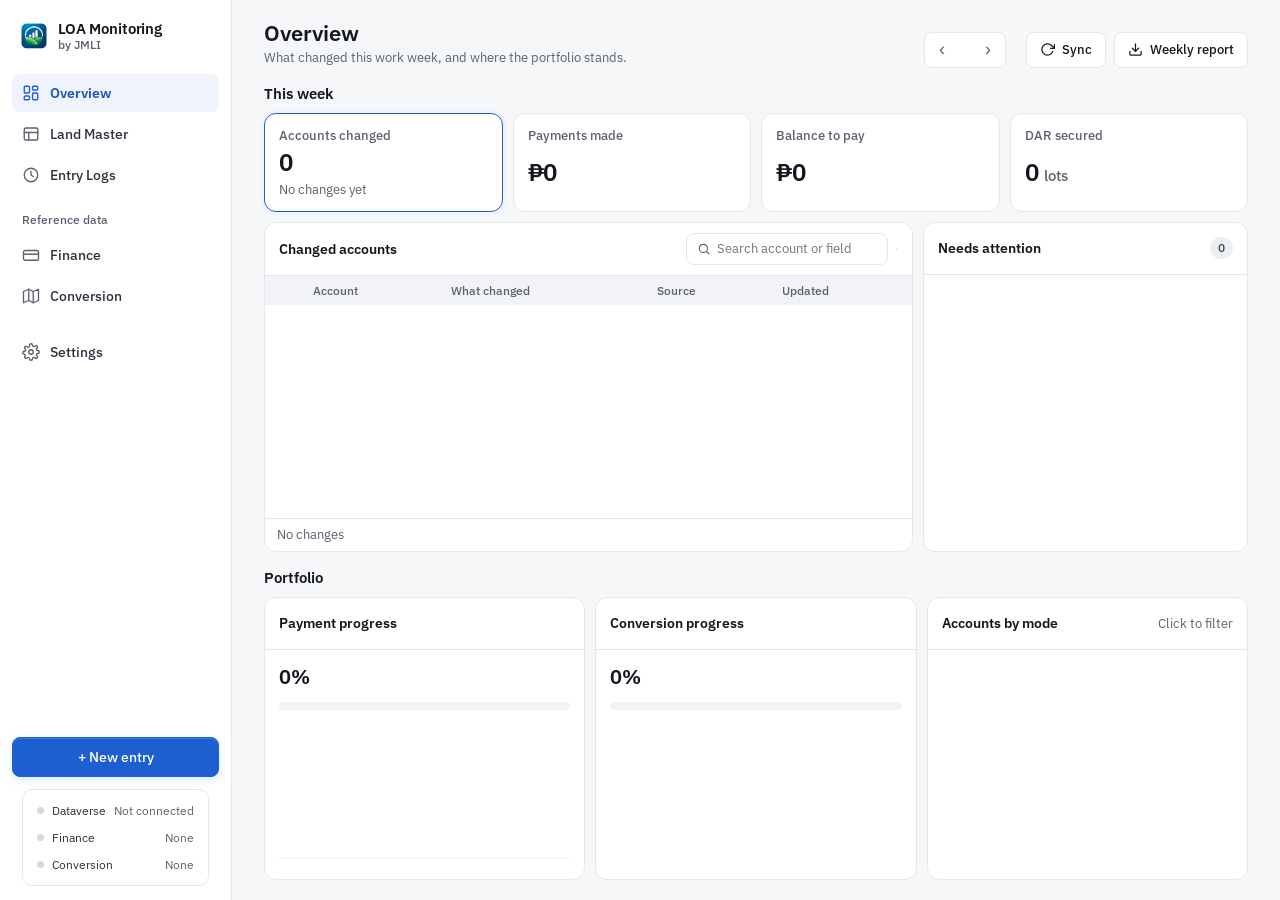
<file: web/index.html>
<!DOCTYPE html>
<html lang="en">
<head>
  <meta charset="utf-8" />
  <meta name="viewport" content="width=device-width, initial-scale=1" />
  <title></title>
  <link rel="icon" type="image/png" href="app-icon.png" />
  <link rel="shortcut icon" href="icon.ico" />
  <link rel="preconnect" href="https://fonts.googleapis.com" />
  <link rel="preconnect" href="https://fonts.gstatic.com" crossorigin />
  <link href="https://fonts.googleapis.com/css2?family=IBM+Plex+Sans:wght@400;500;600;700&family=IBM+Plex+Mono:wght@400;500;600&display=swap" rel="stylesheet" />
  <link rel="stylesheet" href="style.css?v=20261126a" />
</head>
<body>
  <a class="skip-link" href="#mainContent">Skip to content</a>
  <div class="app">

    <!-- ============ SIDEBAR NAVIGATION ============ -->
    <nav class="nav-strip" aria-label="Main navigation">
      <div class="nav-brand">
        <img src="app-icon.png" class="tb-logo" alt="" width="28" height="28" />
        <span class="tb-brand-text">
          <span class="tb-title">LOA Monitoring</span>
          <span class="tb-version" id="lblBrandVersion">by JMLI</span>
        </span>
      </div>
      <div class="tabs-group">
        <div class="nav-cluster">
          <button type="button" class="tab-btn active" data-view="dashboard" aria-controls="view-dashboard" aria-current="page"><svg class="tab-ico" viewBox="0 0 24 24" width="18" height="18" fill="none" stroke="currentColor" stroke-width="1.8" stroke-linecap="round" stroke-linejoin="round" aria-hidden="true"><rect x="3" y="3" width="7" height="9" rx="1.5"></rect><rect x="14" y="3" width="7" height="5" rx="1.5"></rect><rect x="14" y="12" width="7" height="9" rx="1.5"></rect><rect x="3" y="16" width="7" height="5" rx="1.5"></rect></svg><span>Overview</span></button>
          <button type="button" class="tab-btn" data-view="records" aria-controls="view-records"><svg class="tab-ico" viewBox="0 0 24 24" width="18" height="18" fill="none" stroke="currentColor" stroke-width="1.8" stroke-linecap="round" stroke-linejoin="round" aria-hidden="true"><rect x="3" y="4" width="18" height="16" rx="2"></rect><line x1="3" y1="10" x2="21" y2="10"></line><line x1="9" y1="10" x2="9" y2="20"></line></svg><span>Land Master</span></button>
          <button type="button" class="tab-btn" data-view="logs" aria-controls="view-logs"><svg class="tab-ico" viewBox="0 0 24 24" width="18" height="18" fill="none" stroke="currentColor" stroke-width="1.8" stroke-linecap="round" stroke-linejoin="round" aria-hidden="true"><circle cx="12" cy="12" r="9"></circle><polyline points="12 7 12 12 15 14"></polyline></svg><span>Entry Logs</span></button>
        </div>
        <div class="nav-cluster nav-cluster-reference">
          <span class="nav-cluster-label">Reference data</span>
          <button type="button" class="tab-btn" data-view="finance" aria-controls="view-finance"><svg class="tab-ico" viewBox="0 0 24 24" width="18" height="18" fill="none" stroke="currentColor" stroke-width="1.8" stroke-linecap="round" stroke-linejoin="round" aria-hidden="true"><rect x="2" y="6" width="20" height="13" rx="2"></rect><line x1="2" y1="11" x2="22" y2="11"></line></svg><span>Finance</span></button>
          <button type="button" class="tab-btn" data-view="conversion" aria-controls="view-conversion"><svg class="tab-ico" viewBox="0 0 24 24" width="18" height="18" fill="none" stroke="currentColor" stroke-width="1.8" stroke-linecap="round" stroke-linejoin="round" aria-hidden="true"><polygon points="2 6 9 3 15 6 22 3 22 18 15 21 9 18 2 21 2 6"></polygon><line x1="9" y1="3" x2="9" y2="18"></line><line x1="15" y1="6" x2="15" y2="21"></line></svg><span>Conversion</span></button>
        </div>
        <div class="nav-cluster nav-cluster-settings">
          <button type="button" class="tab-btn" data-view="settings" aria-controls="view-settings"><svg class="tab-ico" viewBox="0 0 24 24" width="18" height="18" fill="none" stroke="currentColor" stroke-width="1.8" stroke-linecap="round" stroke-linejoin="round" aria-hidden="true"><circle cx="12" cy="12" r="3"></circle><path d="M19.4 15a1.7 1.7 0 0 0 .3 1.8l.1.1a2 2 0 1 1-2.8 2.8l-.1-.1a1.7 1.7 0 0 0-2.9 1.2V21a2 2 0 1 1-4 0v-.1a1.7 1.7 0 0 0-2.9-1.2l-.1.1a2 2 0 1 1-2.8-2.8l.1-.1A1.7 1.7 0 0 0 3 15H3a2 2 0 1 1 0-4h.1a1.7 1.7 0 0 0 1.2-2.9l-.1-.1a2 2 0 1 1 2.8-2.8l.1.1a1.7 1.7 0 0 0 2.9-1.2V3a2 2 0 1 1 4 0v.1a1.7 1.7 0 0 0 2.9 1.2l.1-.1a2 2 0 1 1 2.8 2.8l-.1.1a1.7 1.7 0 0 0 1.2 2.9H21a2 2 0 1 1 0 4h-.1a1.7 1.7 0 0 0-1.5 1z"></path></svg><span>Settings</span></button>
        </div>
      </div>

      <div class="nav-actions">
        <button type="button" class="btn primary" id="btnOpenNewEntry">+ New entry</button>
        <button type="button" class="btn" id="btnTopSyncDv">Sync Land Master</button>
        <div class="data-status" role="group" aria-label="Data status">
          <button type="button" class="pill-btn" id="btnTopConnPill" title="Dataverse connection · open Settings">
            <span class="pill-dot" id="dotTopConn"></span><span class="pill-name">Dataverse</span><span class="pill-val" id="lblTopConn">Not connected</span>
          </button>
          <button type="button" class="pill-btn" id="btnTopFinancePill" title="Finance reference data · open Finance">
            <span class="pill-dot" id="dotFinanceRef"></span><span class="pill-name">Finance</span><span class="pill-val" id="lblTopFinance">None</span>
          </button>
          <button type="button" class="pill-btn" id="btnTopConversionPill" title="Conversion reference data · open Conversion">
            <span class="pill-dot" id="dotConversionRef"></span><span class="pill-name">Conversion</span><span class="pill-val" id="lblTopConversion">None</span>
          </button>
        </div>
      </div>
    </nav>

    <!-- ============ MAIN CONTENT AREA ============ -->
    <main class="content-area" id="mainContent" tabindex="-1">

      <!-- ==================== VIEW 1: RECORDS HUB ==================== -->
      <section class="view-panel" id="view-records">
        <div class="page-heading"><div><p class="page-kicker">Land records</p><h1>Land Master</h1><p>Review accounts, stage edits, and apply reference updates.</p></div></div>
        <!-- KPI Row -->
        <div class="kpi-row kpi-row-5">
          <div class="kpi-card">
            <span class="kpi-label">Total LOA Records</span>
            <span class="kpi-value" id="kpiRecordCount">0</span>
            <span class="kpi-note" id="kpiExcludedNote" title="Outstanding Balance counts secured sale and secured lease only. Hover a card for its breakdown.">Balance: secured sale and secured lease</span>
          </div>
          <div class="kpi-card">
            <span class="kpi-label">Total Lot Area (Ha)</span>
            <span class="kpi-value" id="kpiTotalHectares">0 ha</span>
            <span class="kpi-note" id="kpiHectaresNote">Every account shown</span>
          </div>
          <div class="kpi-card">
            <span class="kpi-label">Total Contract Price (TCP)</span>
            <span class="kpi-value" id="kpiTotalTcp">₱0.00</span>
          </div>
          <div class="kpi-card">
            <span class="kpi-label">Total Payment Deductible</span>
            <span class="kpi-value" id="kpiTotalDeductible">₱0.00</span>
          </div>
          <div class="kpi-card highlight">
            <span class="kpi-label">Outstanding Balance</span>
            <span class="kpi-value" id="kpiTotalBalance">₱0.00</span>
          </div>
        </div>

        <!-- Filter & Table Panel -->
        <div class="panel">
          <div class="panel-head data-toolbar ledger-toolbar">
            <div class="toolbar-filters" role="search" aria-label="Filter Land Master records">
              <input type="search" id="searchInput" name="land-master-search" autocomplete="off" aria-label="Search Land Master records" class="input toolbar-search" placeholder="Search records… (use commas for several)" title="Search several values at once by separating them with commas, e.g. TST-ABC-000101, TST-248." />
              <div id="typeFilter" class="multi-filter toolbar-select-sm toolbar-filter-first"></div>
              <div id="modeFilterPanel" class="multi-filter toolbar-select-md toolbar-filter-second" title="Filter by Mode"></div>
              <button class="btn xs ghost toolbar-clear" id="btnClearFilters" title="Clear filters and search">Clear Filters</button>
            </div>

            <div class="toolbar-meta">
              <span class="toolbar-count mono-input" id="lblGridCount">0 records</span>
              <!-- Columns visibility picker -->
              <div class="col-picker-container">
                <button class="btn xs ghost" id="btnColumnsPicker" title="Customize visible columns">Columns ▾</button>
                <div class="col-picker-menu hidden" id="colPickerMenu">
                  <!-- Populated by app.js -->
                </div>
              </div>
            </div>

            <div class="toolbar-actions">
              <button class="btn" id="btnExportExcel">Export Excel</button>
              <button class="btn accent-btn" id="btnUpdateFromFinance" title="Fill in the latest contract price, payments and Conversion Status from the reference data.">Update from References</button>
            </div>

            <!-- Staged changes retain a dedicated row when edits are pending. -->
            <div id="stagedEditsWrap" class="staged-edits-bar hidden">
              <span id="unsavedEditsChip" class="dirty-chip">0 unsaved edits</span>
              <button class="btn xs ghost" id="btnToggleShowOnlyChanged" title="Show only changed rows, or all rows">Show Changed Only</button>
              <button class="btn xs primary" id="btnSaveStagedEdits">Save to Dataverse</button>
              <button class="btn xs ghost" id="btnDiscardStagedEdits">Discard</button>
            </div>
          </div>

          <div class="table-wrap">
            <table class="table-grid" id="recordsTable">
              <thead id="recordsTableHead"></thead>
              <tbody id="recordsTableBody"></tbody>
            </table>
          </div>
        </div>
      </section>

      <!-- ==================== VIEW 2: ENTRY LOGS ==================== -->
      <section class="view-panel" id="view-logs">
        <div class="page-heading"><div><p class="page-kicker">Audit history</p><h1>Entry Logs</h1><p>Trace new entries and field changes from Dataverse.</p></div></div>
        <!-- KPI Row for Logs -->
        <div class="kpi-row">
          <div class="kpi-card">
            <span class="kpi-label">Total Logged Events</span>
            <span class="kpi-value" id="kpiLogsCount">0</span>
          </div>
          <div class="kpi-card">
            <span class="kpi-label">New Entries Logged</span>
            <span class="kpi-value" id="kpiLogsNewEntry">0</span>
          </div>
          <div class="kpi-card">
            <span class="kpi-label">Manual Edits Logged</span>
            <span class="kpi-value" id="kpiLogsManual">0</span>
          </div>
          <div class="kpi-card highlight">
            <span class="kpi-label">Reference Updates Logged</span>
            <span class="kpi-value" id="kpiLogsFinance">0</span>
          </div>
        </div>

        <div class="panel">
          <div class="panel-head data-toolbar ledger-toolbar">
            <div class="toolbar-filters" role="search" aria-label="Filter Entry Logs">
              <input type="search" id="searchInputLogs" name="entry-log-search" autocomplete="off" aria-label="Search Entry Logs" class="input toolbar-search" placeholder="Search logs…" />
              <select id="actionFilterLogs" class="select toolbar-select-md toolbar-filter-first" aria-label="Filter logs by action type" title="Filter by Action Type">
                <option value="ALL">All Actions</option>
                <option value="NEW_ENTRY">New Entry</option>
                <option value="MANUAL_EDIT">Manual Edit</option>
                <option value="REFERENCE_UPDATE">Reference Update</option>
                <option value="REVERT">Revert</option>
                <option value="DELETE">Deleted</option>
              </select>
              <select id="wwFilterLogs" class="select toolbar-select-md toolbar-filter-second" aria-label="Filter logs by work week" title="Filter by Work Week">
                <option value="ALL">All Work Weeks</option>
              </select>
              <button class="btn xs ghost toolbar-clear" id="btnClearFiltersLogs" title="Clear filters and search">Clear Filters</button>
            </div>

            <div class="toolbar-meta">
              <span class="toolbar-count mono-input" id="lblLogsGridCount">0 logs</span>
              <!-- Columns visibility picker -->
              <div class="col-picker-container">
                <button class="btn xs ghost" id="btnColumnsPickerLogs" title="Customize visible columns">Columns ▾</button>
                <div class="col-picker-menu hidden" id="colPickerMenuLogs">
                  <!-- Populated by app.js -->
                </div>
              </div>
            </div>

            <div class="toolbar-actions">
              <button class="btn" id="btnExportExcelLogs">Export Excel</button>
              <button class="btn ghost" id="btnRefreshLogs" title="Reload Entry Logs from Dataverse">Refresh Logs</button>
            </div>
          </div>

          <div class="table-wrap">
            <table class="table-grid" id="logsTable" tabindex="0" aria-label="Entry Logs. Select cells and press Control+C to copy.">
              <thead id="logsTableHead"></thead>
              <tbody id="logsTableBody"></tbody>
            </table>
          </div>
        </div>
      </section>

      <!-- ==================== VIEW 3: OVERVIEW (weekly change monitor) ==================== -->
      <section class="view-panel active" id="view-dashboard">
        <div class="ov-head">
          <div>
            <h1 class="ov-title">Overview</h1>
            <p class="ov-sub">What changed this work week, and where the portfolio stands.</p>
          </div>
          <div class="ov-ctrls">
            <div class="ov-week" role="group" aria-label="Work week">
              <button type="button" class="ov-week-step" id="btnDashPrevWeek" aria-label="Previous work week">&#8249;</button>
              <label class="ov-week-label">
                <span class="sr-only">Work week</span>
                <select id="dashWorkWeekSelect" class="ov-week-select"></select>
                <span class="ov-week-range" id="dashWeekRange"></span>
              </label>
              <button type="button" class="ov-week-step" id="btnDashNextWeek" aria-label="Next work week">&#8250;</button>
            </div>
            <span class="ov-synced" id="dashSyncedLabel"></span>
            <button type="button" class="btn" id="btnRefreshDashboard" title="Reload Land Master, references and Entry Logs from Dataverse.">
              <svg viewBox="0 0 24 24" width="15" height="15" fill="none" stroke="currentColor" stroke-width="2" stroke-linecap="round" stroke-linejoin="round" aria-hidden="true"><polyline points="23 4 23 10 17 10"></polyline><path d="M20.5 15a9 9 0 1 1-2.1-9.4L23 10"></path></svg>
              <span>Sync</span>
            </button>
            <button type="button" class="btn" id="btnDashWeeklyReport" title="Export this week's summary to Excel">
              <svg viewBox="0 0 24 24" width="15" height="15" fill="none" stroke="currentColor" stroke-width="2" stroke-linecap="round" stroke-linejoin="round" aria-hidden="true"><path d="M21 15v4a2 2 0 0 1-2 2H5a2 2 0 0 1-2-2v-4"></path><polyline points="7 10 12 15 17 10"></polyline><line x1="12" y1="15" x2="12" y2="3"></line></svg>
              <span>Weekly report</span>
            </button>
          </div>
        </div>

        <div id="dashModeFilterBanner" class="ov-filter hidden" role="status">
          <span id="dashModeFilterText"></span>
          <button type="button" class="btn xs ghost" id="btnDashClearMode">Clear filter</button>
        </div>

        <section class="ov-sect" aria-labelledby="ovThisWeek">
          <div class="ov-secthd"><h2 id="ovThisWeek">This week</h2><span id="dashCompareLabel"></span></div>
          <div class="ov-kpis">
            <div class="ov-kpi focus">
              <span class="ov-kpi-l">Accounts changed</span>
              <span class="ov-kpi-v" id="dashKpiWeeklyChanges">0</span>
              <span class="ov-kpi-d" id="dashKpiWeeklyChangesSubtitle">No changes yet</span>
            </div>
            <div class="ov-kpi">
              <span class="ov-kpi-l">Payments made</span>
              <span class="ov-kpi-v" id="dashKpiTotalDeductible">₱0</span>
              <span class="ov-kpi-d" id="dashKpiDeductibleDelta"></span>
            </div>
            <div class="ov-kpi">
              <span class="ov-kpi-l">Balance to pay</span>
              <span class="ov-kpi-v" id="dashKpiTotalBalance">₱0</span>
              <span class="ov-kpi-d" id="dashKpiBalanceDelta"></span>
            </div>
            <div class="ov-kpi">
              <span class="ov-kpi-l">DAR secured</span>
              <span class="ov-kpi-v"><span id="dashKpiSecured">0</span> <small>lots</small></span>
              <span class="ov-kpi-d" id="dashKpiSecuredDelta"></span>
            </div>
          </div>

          <div class="ov-two">
            <div class="ov-card">
              <div class="ov-cardhd">
                <h3>Changed accounts</h3>
                <div class="ov-tools">
                  <label class="ov-search">
                    <svg viewBox="0 0 24 24" width="14" height="14" fill="none" stroke="currentColor" stroke-width="2" aria-hidden="true"><circle cx="11" cy="11" r="7"></circle><line x1="21" y1="21" x2="16" y2="16"></line></svg>
                    <input type="search" id="dashActivitySearchInput" name="weekly-change-search" autocomplete="off" aria-label="Search changed accounts" placeholder="Search account or field" />
                  </label>
                  <div class="ov-seg" id="dashSourceFilter" role="group" aria-label="Filter by source"></div>
                </div>
              </div>
              <div class="ov-scroll">
                <table class="ov-table" id="dashAuditTable">
                  <thead><tr><th class="ov-col-caret"><span class="sr-only">Expand</span></th><th>Account</th><th>What changed</th><th>Source</th><th>Updated</th></tr></thead>
                  <tbody id="dashAuditTableBody"></tbody>
                </table>
              </div>
              <div class="ov-tfoot">
                <span id="dashAuditCountLabel">No changes</span>
                <div class="dash-audit-pagination" id="dashAuditPagination"></div>
              </div>
            </div>

            <div class="ov-card">
              <div class="ov-cardhd"><h3>Needs attention</h3><span class="ov-chip mut" id="dashAttentionCount">0</span></div>
              <div class="ov-att" id="dashAttentionList"></div>
            </div>
          </div>
        </section>

        <section class="ov-sect" aria-labelledby="ovPortfolio">
          <div class="ov-secthd"><h2 id="ovPortfolio">Portfolio</h2><span id="dashPortfolioLabel"></span></div>
          <div class="ov-port">
            <div class="ov-card">
              <div class="ov-cardhd"><h3>Payment progress</h3></div>
              <div class="ov-pbody">
                <div class="ov-big"><b id="dashFinancePaidRatio">0%</b><span id="dashFinanceSub"></span></div>
                <div class="ov-stack" id="dashFinanceStack" role="img"></div>
                <div class="ov-legend" id="dashFinanceBreakdownContainer"></div>
                <div class="ov-foot" id="dashFinanceFooterStats"></div>
              </div>
            </div>
            <div class="ov-card">
              <div class="ov-cardhd"><h3>Conversion progress</h3></div>
              <div class="ov-pbody">
                <div class="ov-big"><b id="dashConvSecuredRatio">0%</b><span id="dashConvSub"></span></div>
                <div class="ov-stack" id="dashConvStack" role="img"></div>
                <div class="ov-legend" id="dashConvBarsContainer"></div>
              </div>
            </div>
            <div class="ov-card">
              <div class="ov-cardhd"><h3>Accounts by mode</h3><span class="ov-hint" id="dashModeTotalLots">Click to filter</span></div>
              <div class="ov-pbody ov-modes" id="dashModeBarsContainer"></div>
            </div>
          </div>
        </section>
      </section>

      <!-- ==================== VIEW 4: FINANCE DATA ==================== -->
      <section class="view-panel" id="view-finance">
        <div class="page-heading"><div><p class="page-kicker">Reference data</p><h1>Finance</h1><p>Maintain figures used by Land Master reference updates.</p></div></div>
        <div class="panel">
          <div class="panel-head data-toolbar">
            <div class="toolbar-filters">
              <input type="search" id="searchInputFinance" name="finance-search" autocomplete="off" aria-label="Search Finance data" class="input toolbar-search" placeholder="Search finance data…" />
              <select id="typeFilterFinance" class="select toolbar-select-md" aria-label="Filter Finance by type">
                <option value="ALL">All Types</option>
              </select>
              <button class="btn xs ghost" id="btnClearFiltersFinance" title="Clear filters and search">Clear Filters</button>
            </div>

            <!-- Staged Changes Toolbar for Finance Data -->
            <div id="stagedEditsWrapFinance" class="staged-edits-bar hidden">
              <span id="unsavedEditsChipFinance" class="dirty-chip">0 modified rows</span>
              <button class="btn xs ghost" id="btnToggleShowOnlyChangedFinance" title="Show only changed rows, or all rows">Show Changed Only</button>
              <button class="btn xs primary" id="btnSaveStagedEditsFinance">Save to Dataverse</button>
              <button class="btn xs ghost" id="btnDiscardStagedEditsFinance">Discard</button>
            </div>

            <div class="toolbar-actions">
              <button class="btn primary" id="btnUploadFinance">Upload Excel / CSV</button>
              <button class="btn" id="btnSyncFinanceToDv" title="Upload the loaded finance rows to Dataverse">Sync to Dataverse</button>
              <!-- Columns visibility picker -->
              <div class="col-picker-container">
                <button class="btn xs ghost" id="btnColumnsPickerFinance" title="Customize visible columns">Columns ▾</button>
                <div class="col-picker-menu hidden" id="colPickerMenuFinance">
                  <!-- Populated by app.js -->
                </div>
              </div>

              <span class="mono-input" id="lblFinanceGridCount" style="color: var(--ink3); font-size: 12px;">0 rows</span>
              <button class="btn ghost" id="btnDownloadFinanceTemplate" title="Download the Finance Reference Excel template">Download Template</button>
              <button class="btn" id="btnExportExcelFinance">Export Excel</button>
              <button class="btn danger-ghost" id="btnClearFinanceData">Clear</button>
            </div>
          </div>

          <div class="table-wrap">
            <table class="table-grid" id="financePreviewTable">
              <thead id="financePreviewThead"></thead>
              <tbody id="financePreviewTbody"></tbody>
            </table>
          </div>
        </div>
      </section>

      <!-- ==================== VIEW 5: CONVERSION DATA ==================== -->
      <section class="view-panel" id="view-conversion">
        <div class="page-heading"><div><p class="page-kicker">Reference data</p><h1>Conversion</h1><p>Maintain statuses used by Land Master reference updates.</p></div></div>
        <div class="panel">
          <div class="panel-head data-toolbar conversion-toolbar">
            <div class="toolbar-filters">
              <input type="search" id="searchInputConversion" name="conversion-search" autocomplete="off" aria-label="Search Conversion data" class="input toolbar-search" placeholder="Search conversion data…" />
              <label class="toolbar-inline-label" for="statusFilterConversion">DAR Status</label>
              <select id="statusFilterConversion" class="select toolbar-select-md" aria-label="Filter Conversion by DAR Status" title="Filter by DAR Status">
                <option value="ALL">All DAR Status</option>
              </select>
              <button class="btn xs ghost" id="btnClearFiltersConversion" title="Clear filters and search">Clear Filters</button>
              <div class="col-picker-container">
                <button class="btn xs ghost" id="btnColumnsPickerConversion" title="Customize visible columns">Columns ▾</button>
                <div class="col-picker-menu hidden" id="colPickerMenuConversion">
                  <!-- Populated by app.js -->
                </div>
              </div>
              <span class="mono-input toolbar-count" id="lblConversionGridCount">0 rows</span>
            </div>

            <!-- Staged Changes Toolbar for Conversion Data -->
            <div id="stagedEditsWrapConversion" class="staged-edits-bar hidden">
              <span id="unsavedEditsChipConversion" class="dirty-chip">0 modified rows</span>
              <button class="btn xs ghost" id="btnToggleShowOnlyChangedConversion" title="Show only changed rows, or all rows">Show Changed Only</button>
              <button class="btn xs primary" id="btnSaveStagedEditsConversion">Save to Dataverse</button>
              <button class="btn xs ghost" id="btnDiscardStagedEditsConversion">Discard</button>
            </div>

            <div class="toolbar-actions">
              <button class="btn primary" id="btnUploadConversion">Upload Excel / CSV</button>
              <button class="btn" id="btnSyncConversionToDv" title="Upload the loaded conversion rows to Dataverse">Sync to Dataverse</button>
              <button class="btn ghost" id="btnDownloadConversionTemplate" title="Download the Conversion Reference Excel template">Download Template</button>
              <button class="btn" id="btnExportExcelConversion">Export Excel</button>
              <button class="btn danger-ghost" id="btnClearConversionData">Clear</button>
            </div>
          </div>

          <div class="table-wrap">
            <table class="table-grid" id="conversionPreviewTable">
              <thead id="conversionPreviewThead"></thead>
              <tbody id="conversionPreviewTbody"></tbody>
            </table>
          </div>
        </div>
      </section>

      <!-- ==================== VIEW 3: SETTINGS & CONNECTION ==================== -->
      <section class="view-panel" id="view-settings">
        <div class="page-heading"><div><p class="page-kicker">Preferences</p><h1>Settings</h1><p>Manage your Dataverse connection and display preferences.</p></div></div>
        <div class="centered-col">
          <div class="panel">
            <div class="panel-head" style="display: flex; align-items: center; justify-content: space-between;">
              <h2 style="margin: 0; font-size: 15px; font-weight: 600; color: var(--ink);">Dataverse connection</h2>
              <div class="conn-inline" style="display: flex; align-items: center; gap: 7px;">
                <span class="conn-dot" id="setConnDot"></span>
                <span class="eyebrow" id="setConnText" style="letter-spacing: 0.08em; font-size: 11px; font-weight: 600; color: var(--ink2);">DATAVERSE NOT CONNECTED</span>
              </div>
            </div>

            <div class="panel-body form-rows">
              <div class="form-row">
                <label class="form-label" for="cfgEnvUrl">Environment URL</label>
                <div class="form-control" style="flex: 1;">
                  <input type="url" id="cfgEnvUrl" name="environment-url" autocomplete="off" class="input mono-input" style="width: 100%;" placeholder="https://yourorg.crm.dynamics.com" />
                </div>
              </div>

              <div class="form-row">
                <span class="form-label">Sign-in</span>
                <div class="form-control" style="display: flex; align-items: center; gap: 10px; flex-wrap: wrap;">
                  <button class="btn primary" id="btnSignIn" type="button">Connect</button>
                  <button class="btn hidden" id="btnSignOut" type="button">Disconnect</button>
                  <span class="dv-badge hidden" id="dvStatus">WAITING FOR SIGN-IN...</span>
                  <span class="form-hint" id="lblSignInHint">Device code sign-in via Microsoft</span>
                </div>
              </div>

              <!-- Device code box (from Image 2) -->
              <div class="device-code hidden" id="boxDeviceCode">
                <div class="dc-left">
                  <p>Open <a href="https://login.microsoft.com/device" target="_blank" id="lnkDeviceUrl">https://login.microsoft.com/device</a> and enter this code</p>
                  <div class="code-row">
                    <span class="code" id="lblDeviceCode">------</span>
                    <button class="btn xs" id="btnCopyCode" type="button">Copy</button>
                  </div>
                </div>
                <span class="eyebrow" id="lblDeviceWaiting" style="color: var(--ink3); font-size: 11px; letter-spacing: 0.08em;">WAITING…</span>
              </div>

              <div class="form-row">
                <label class="form-label" for="selSolution">Active solution</label>
                <div class="form-control" style="width: 100%;">
                  <select id="selSolution" class="select wide" style="width: 100%;">
                    <option value="">Connect to Dataverse…</option>
                  </select>
                </div>
              </div>

              <div class="form-row">
                <label class="form-label" for="selLoaTable">Target LOA Table</label>
                <div class="form-control" style="width: 100%;">
                  <select id="selLoaTable" class="select wide" style="width: 100%;">
                    <option value="cr63f_loamonitoring">LOA MONITORING (cr63f_loamonitoring)</option>
                  </select>
                </div>
              </div>

              <div class="form-row">
                <label class="form-label" for="selLogsTable">Entry Logs Table</label>
                <div class="form-control" style="width: 100%;">
                  <select id="selLogsTable" class="select wide" style="width: 100%;">
                    <option value="cr63f_loamonitoringlogs">LOA MONITORING LOGS (cr63f_loamonitoringlogs)</option>
                  </select>
                </div>
              </div>

              <div class="form-row">
                <label class="form-label" for="selFinanceTable">Finance Data Table</label>
                <div class="form-control" style="width: 100%;">
                  <select id="selFinanceTable" class="select wide" style="width: 100%;">
                    <option value="cr63f_financereference">FINANCE REFERENCE (cr63f_financereference)</option>
                  </select>
                </div>
              </div>

              <div class="form-row">
                <label class="form-label" for="selConversionTable">Conversion Data Table</label>
                <div class="form-control" style="width: 100%;">
                  <select id="selConversionTable" class="select wide" style="width: 100%;">
                    <option value="cr63f_landconversionreference">LAND CONVERSION REFERENCE (cr63f_landconversionreference)</option>
                  </select>
                </div>
              </div>

              <div class="form-row">
                <label class="form-label" for="cfgTenantId">Tenant ID</label>
                <div class="form-control" style="width: 100%;">
                  <input type="text" id="cfgTenantId" name="tenant-id" autocomplete="off" spellcheck="false" class="input mono-input" style="width: 100%;" placeholder="00000000-0000-0000-0000-000000000000" />
                </div>
              </div>

              <div class="form-row">
                <label class="form-label" for="cfgClientId">Client ID</label>
                <div class="form-control" style="width: 100%;">
                  <input type="text" id="cfgClientId" name="client-id" autocomplete="off" spellcheck="false" class="input mono-input" style="width: 100%;" placeholder="00000000-0000-0000-0000-000000000000" />
                </div>
              </div>
            </div>

            <div class="panel-foot" style="display: flex; justify-content: flex-end; align-items: center; gap: 8px; padding: 14px 20px;">
              <button class="btn" id="btnRefreshSolutions" type="button">Refresh</button>
              <button class="btn primary" id="btnSaveConfig" type="button">Save connection</button>
            </div>
          </div>

          <!-- ============ APPEARANCE PANEL (IMAGE 1 DESIGN) ============ -->
          <div class="panel">
            <div class="panel-head">
              <h2 style="margin: 0; font-size: 15px; font-weight: 600; color: var(--ink);">Appearance</h2>
            </div>
            <div class="panel-body form-rows">
              <div class="form-row">
                <span class="form-label">Theme</span>
                <div class="form-control">
                  <div class="seg" id="themeSeg">
                    <button class="btn xs active" data-theme="light" type="button">Light</button>
                    <button class="btn xs" data-theme="dark" type="button">Dark</button>
                  </div>
                </div>
              </div>

              <div class="form-row">
                <span class="form-label">Table density</span>
                <div class="form-control">
                  <div class="seg" id="densitySeg">
                    <button class="btn xs active" data-density="comfortable" type="button">Comfortable</button>
                    <button class="btn xs" data-density="compact" type="button">Compact</button>
                  </div>
                </div>
              </div>

              <div class="form-row">
                <span class="form-label">Publish</span>
                <div class="form-control">
                  <label class="pm-checkbox-label">
                    <input type="checkbox" id="setRememberTable" class="pm-checkbox" checked />
                    <span class="pm-custom-check"></span>
                    <span style="font-size: 13px; color: var(--ink2);">Remember the publish table selection between sessions</span>
                  </label>
                </div>
              </div>
            </div>
          </div>

          <!-- ============ MAINTENANCE PANEL ============ -->
          <div class="panel">
            <div class="panel-head" style="display: flex; align-items: center; justify-content: space-between;">
              <h2 style="margin: 0; font-size: 15px; font-weight: 600; color: var(--ink);">Maintenance</h2>
            </div>
            <div class="panel-body" style="padding: 20px; display: flex; align-items: center; justify-content: space-between; gap: 16px; flex-wrap: wrap;">
              <div style="max-width: 640px;">
                <div style="font-size: 13.5px; font-weight: 600; color: var(--ink);">Recalculate Balance &amp; % Paid</div>
                <div style="font-size: 12.5px; color: var(--ink3); margin-top: 2px;">Recalculates every account's Balance and % Paid from its own TCP and Deductible (fixes old values such as % Paid stored as 1 for 100%). Shows how many accounts would change before saving. Accounts without a TCP are left as they are. Export Land Master to Excel first as a backup.</div>
              </div>
              <button class="btn" id="btnRecalcPayments" type="button">Recalculate…</button>
            </div>
          </div>

          <!-- ============ ABOUT / SOFTWARE UPDATES PANEL ============ -->
          <div class="panel update-panel">
            <div class="panel-head" style="display: flex; align-items: center; justify-content: space-between;">
              <h2 style="margin: 0; font-size: 15px; font-weight: 600; color: var(--ink);">About &amp; updates</h2>
              <span class="eyebrow" id="lblAppVersion" style="letter-spacing: 0.08em; font-size: 11px; font-weight: 600; color: var(--ink3);">VERSION</span>
            </div>
            <div class="panel-body" style="padding: 20px; display: flex; flex-direction: column; gap: 14px;">
              <div class="update-summary">
                <span class="update-dot" id="updateDot"></span>
                <div>
                  <div class="update-status" id="updateStatus">Checking update support…</div>
                  <div class="update-hint" id="updateHint">New versions are published as GitHub releases.</div>
                </div>
              </div>
              <div class="update-progress hidden" id="updateProgress" role="progressbar" aria-label="Update download progress" aria-valuemin="0" aria-valuemax="100">
                <div class="update-progress-bar" id="updateProgressBar"></div>
              </div>
              <div class="update-notes hidden" id="updateNotes"></div>
              <div class="update-actions">
                <span class="eyebrow" id="updateLatest"></span>
                <div class="update-buttons">
                  <button class="btn" id="btnCheckUpdate" type="button">Check for updates</button>
                  <button class="btn primary hidden" id="btnDownloadUpdate" type="button">Download update</button>
                  <button class="btn primary hidden" id="btnInstallUpdate" type="button">Update and restart</button>
                </div>
              </div>
            </div>
          </div>
        </div>
      </section>

    </main>

  </div>

  <!-- ============ RECORD ENTRY / EDIT DRAWER ============ -->
  <div class="drawer-backdrop" id="entryDrawer">
    <div class="drawer-content">
      <div class="drawer-head">
        <h2 id="drawerTitle">New LOA Entry / Log</h2>
        <button class="drawer-close-btn" id="btnCloseDrawer">&times;</button>
      </div>

      <div class="drawer-body">
        <input type="hidden" id="fRecordId" value="" />

        <!-- 1. Key Identifiers & Lookup Triggers -->
        <div class="section-subhead">
          1. Key Identifiers &amp; Lookup Triggers
        </div>

        <div style="display: grid; grid-template-columns: 1fr 1fr; gap: 12px;">
          <div style="display: flex; flex-direction: column; gap: 4px;">
            <label class="form-label">TYPE <strong style="color: var(--bad);">*</strong></label>
            <select id="fType" class="select" required style="width: 100%; box-sizing: border-box;">
              <option value="LAND">LAND</option>
              <option value="ROW">ROW</option>
              <option value="LAND - SPECIAL">LAND - SPECIAL</option>
            </select>
          </div>

          <div style="display: flex; flex-direction: column; gap: 4px; position: relative;">
            <label class="form-label">AREA-INDEX</label>
            <div style="position: relative; width: 100%;">
              <input type="text" id="fAreaIndex" class="input mono-input" style="width: 100%; box-sizing: border-box;" placeholder="e.g. PAL-10978" autocomplete="off" />
              <div class="area-dropdown hidden" id="areaIndexSuggestions"></div>
            </div>
          </div>
        </div>

        <div style="display: grid; grid-template-columns: 1fr 1fr; gap: 12px;">
          <div style="display: flex; flex-direction: column; gap: 4px;">
            <label class="form-label">INDEX NO</label>
            <input type="text" id="fIndexNo" class="input mono-input" style="width: 100%; box-sizing: border-box;" placeholder="e.g. 10978 or C-101" />
          </div>

          <div style="display: flex; flex-direction: column; gap: 4px;">
            <label class="form-label">TITLE NO</label>
            <input type="text" id="fTitleNo" class="input mono-input" style="width: 100%; box-sizing: border-box;" placeholder="e.g. T-123456" />
          </div>
        </div>

        <div style="display: flex; flex-direction: column; gap: 4px;">
          <label class="form-label" for="fControl">CONTROL NUMBER <span aria-hidden="true">*</span></label>
          <input type="text" id="fControl" class="input mono-input" placeholder="e.g. ABC-DEF-00001" required />
        </div>

        <!-- Reference lookup result: matched, no match, or reference differs from the stored values -->
        <div role="status" aria-live="polite" style="white-space: normal;">
          <span id="badgeMatchStatus" class="match-badge waiting" style="white-space: normal; line-height: 1.4;">Pick an Area-Index to look up the references.</span>
        </div>

        <!-- 2. Payment Status (Manual entry & live calculation) -->
        <div class="section-subhead">
          2. Payment Status
        </div>

        <div style="display: grid; grid-template-columns: 1fr 1fr; gap: 12px;">
          <div style="display: flex; flex-direction: column; gap: 4px;">
            <label class="form-label">Total Contract Price</label>
            <input type="text" id="fTcp" class="input mono-input" placeholder="0.00" />
          </div>

          <div style="display: flex; flex-direction: column; gap: 4px;">
            <label class="form-label">Payment Deductible to TCP</label>
            <input type="text" id="fPaymentDeductible" class="input mono-input" placeholder="0.00" />
          </div>
        </div>

        <div style="display: grid; grid-template-columns: 1fr 1fr; gap: 12px;">
          <div style="display: flex; flex-direction: column; gap: 4px;">
            <label class="form-label">Balance</label>
            <input type="text" id="fBalance" class="input mono-input readonly-input" placeholder="0.00" readonly tabindex="-1" />
          </div>

          <div style="display: flex; flex-direction: column; gap: 4px;">
            <label class="form-label">% Paid</label>
            <input type="text" id="fPercentPaid" class="input mono-input readonly-input" placeholder="0.00%" readonly tabindex="-1" />
          </div>
        </div>

        <!-- 3. Ownership & Representation -->
        <div class="section-subhead">
          3. Ownership &amp; Representation
        </div>

        <div style="display: flex; flex-direction: column; gap: 4px;">
          <label class="form-label">Registered Owner</label>
          <input type="text" id="fRegisteredOwner" class="input" placeholder="e.g. Juan Dela Cruz" />
        </div>

        <div style="display: flex; flex-direction: column; gap: 4px;">
          <label class="form-label">Authorized Representative</label>
          <input type="text" id="fAuthorizedRepresentative" class="input" placeholder="e.g. Maria Dela Cruz" />
        </div>

        <div style="display: flex; flex-direction: column; gap: 4px;">
          <label class="form-label">Entity</label>
          <select id="fEntity" class="select" style="width: 100%; box-sizing: border-box;">
            <option value="">-- Select Entity --</option>
            <option value="CIHC">CIHC</option>
            <option value="JJPNM">JJPNM</option>
            <option value="LHHC">LHHC</option>
            <option value="LLL">LLL</option>
            <option value="MBHC">MBHC</option>
            <option value="MGEN">MGEN</option>
            <option value="MNEC">MNEC</option>
            <option value="PIC">PIC</option>
            <option value="SPBULC">SPBULC</option>
            <option value="SPCC">SPCC</option>
            <option value="SPNEC">SPNEC</option>
            <option value="SPNEW">SPNEW</option>
            <option value="SPPPHI">SPPPHI</option>
            <option value="SPTANC">SPTANC</option>
            <option value="SPNorC">SPNorC</option>
            <option value="TNI">TNI</option>
            <option value="TSPI">TSPI</option>
            <option value="SPTARC">SPTARC</option>
            <option value="SPTAGC">SPTAGC</option>
            <option value="SPPC">SPPC</option>
            <option value="N/A">N/A</option>
            <option value="NO DATA">NO DATA</option>
          </select>
        </div>

        <!-- 4. Property Location & Lot Metrics -->
        <div class="section-subhead">
          4. Property Location &amp; Metrics
        </div>

        <div style="display: grid; grid-template-columns: 1fr 1fr; gap: 12px;">
          <div style="display: flex; flex-direction: column; gap: 4px;">
            <label class="form-label">Province</label>
            <input type="text" id="fProvince" class="input" placeholder="e.g. ZAMBALES" />
          </div>

          <div style="display: flex; flex-direction: column; gap: 4px;">
            <label class="form-label">Municipality</label>
            <input type="text" id="fMunicipality" class="input" placeholder="e.g. PALAUIG" />
          </div>
        </div>

        <div style="display: grid; grid-template-columns: 1fr 1fr; gap: 12px;">
          <div style="display: flex; flex-direction: column; gap: 4px;">
            <label class="form-label">Adjusted Barangay</label>
            <input type="text" id="fDbAdjustedBarangay" class="input" placeholder="e.g. SALAZA" />
          </div>

          <div style="display: flex; flex-direction: column; gap: 4px;">
            <label class="form-label">Lot Area (Ha)</label>
            <input type="number" step="any" id="fLotAreaHa" class="input mono-input" placeholder="e.g. 1.01" />
          </div>
        </div>

        <div style="display: grid; grid-template-columns: 1fr 1fr; gap: 12px;">
          <div style="display: flex; flex-direction: column; gap: 4px;">
            <label class="form-label">Poss Rights Status</label>
            <input type="text" id="fPossRightsStatus" class="input" placeholder="Poss Rights Status" />
          </div>

          <div style="display: flex; flex-direction: column; gap: 4px;">
            <label class="form-label">Poss Rights Area (Ha)</label>
            <input type="number" step="any" min="0" id="fPossRightsArea" class="input mono-input" placeholder="e.g. 0.50" />
          </div>
        </div>

        <div style="display: grid; grid-template-columns: 1fr 1fr; gap: 12px;">
          <div style="display: flex; flex-direction: column; gap: 4px;">
            <label class="form-label">Possrights Cat</label>
            <input type="text" id="fPossRightsCat" class="input" placeholder="Possrights Cat" />
          </div>

          <div style="display: flex; flex-direction: column; gap: 4px;">
            <label class="form-label">Cat Area (Ha)</label>
            <input type="number" step="any" min="0" id="fCatArea" class="input mono-input" placeholder="e.g. 0.50" />
          </div>
        </div>

        <!-- 5. Contract, Status & Negotiation -->
        <div class="section-subhead">
          5. Contract &amp; Negotiation
        </div>

        <div style="display: grid; grid-template-columns: 1fr 1fr; gap: 12px;">
          <div style="display: flex; flex-direction: column; gap: 4px;">
            <label class="form-label">Contract Type</label>
            <select id="fContractType" class="select">
              <option value="">-- Select Contract Type --</option>
              <option value="AR Only">AR Only</option>
              <option value="CDOS ONLY">CDOS ONLY</option>
              <option value="CTS">CTS</option>
              <option value="CTS AND DOAS">CTS AND DOAS</option>
              <option value="CTS ONLY">CTS ONLY</option>
              <option value="CTS WITH DOAS">CTS WITH DOAS</option>
              <option value="CTS WITH ERA">CTS WITH ERA</option>
              <option value="CTS WITH MOA">CTS WITH MOA</option>
              <option value="DOAS AND LA">DOAS AND LA</option>
              <option value="DOAS ONLY">DOAS ONLY</option>
              <option value="DOAS WITH ERA">DOAS WITH ERA</option>
              <option value="DOAS WITH ERA AND CTS">DOAS WITH ERA AND CTS</option>
              <option value="EM ONLY">EM ONLY</option>
              <option value="ERA ONLY">ERA ONLY</option>
              <option value="EROWA">EROWA</option>
              <option value="EROWA ONLY">EROWA ONLY</option>
              <option value="LA ONLY">LA ONLY</option>
              <option value="MOA ONLY">MOA ONLY</option>
              <option value="MOA WITH DOAS">MOA WITH DOAS</option>
              <option value="NO CONTRACT">NO CONTRACT</option>
              <option value="NO CONTRACTS & AR">NO CONTRACTS & AR</option>
              <option value="NO DOCUMENTS">NO DOCUMENTS</option>
              <option value="N/A">N/A</option>
            </select>
          </div>

          <div style="display: flex; flex-direction: column; gap: 4px;">
            <label class="form-label">Mode</label>
            <select id="fMode" class="select">
              <option value="">-- Select Mode --</option>
              <option value="RESCINDED">RESCINDED</option>
              <option value="SECURED LEASE">SECURED LEASE</option>
              <option value="SECURED LEASE NON SP">SECURED LEASE NON SP</option>
              <option value="SECURED SALE">SECURED SALE</option>
              <option value="SECURED SALE NON SP">SECURED SALE NON SP</option>
              <option value="SL - FROM LAND">SL - FROM LAND</option>
              <option value="SL - FROM LAND STP">SL - FROM LAND STP</option>
              <option value="SL - RESCINDED">SL - RESCINDED</option>
              <option value="SL - STP">SL - STP</option>
              <option value="SS - FROM LAND">SS - FROM LAND</option>
              <option value="SS - FROM LAND STP">SS - FROM LAND STP</option>
              <option value="SS - FROM ROW">SS - FROM ROW</option>
              <option value="SS - RESCINDED">SS - RESCINDED</option>
              <option value="SS - STP">SS - STP</option>
            </select>
          </div>
        </div>

        <div style="display: grid; grid-template-columns: 1fr 1fr; gap: 12px;">
          <div style="display: flex; flex-direction: column; gap: 4px; min-width: 0;">
            <label class="form-label">Conversion Status</label>
            <input type="text" id="fConversionStatus" class="input" placeholder="e.g. NOT YET ENDORSED" />
          </div>

          <div style="display: flex; flex-direction: column; gap: 4px; min-width: 0;">
            <label class="form-label" for="fAcquisitionSubLevel">Acquisition Sub-Level <span aria-hidden="true">*</span></label>
            <select id="fAcquisitionSubLevel" class="select" required>
              <option value="">-- Select Acquisition Sub-Level --</option>
            </select>
          </div>
        </div>

        <div style="display: grid; grid-template-columns: 1fr 1fr; gap: 12px;">
          <div style="display: flex; flex-direction: column; gap: 4px; min-width: 0;">
            <label class="form-label">RCC Terms</label>
            <input type="text" id="fRccTerms" class="input" placeholder="e.g. Standard" />
          </div>

          <div style="display: flex; flex-direction: column; gap: 4px; min-width: 0;">
            <label class="form-label">RCC Price</label>
            <input type="text" id="fRccPrice" class="input mono-input" placeholder="0.00" />
          </div>
        </div>

        <!-- 6. Milestone Dates -->
        <div class="section-subhead">
          6. Milestone Dates
        </div>

        <div class="milestone-dates-grid">
          <div style="display: flex; flex-direction: column; gap: 4px; min-width: 0;">
            <label class="form-label" title="Secured Date">Secured Date</label>
            <input type="text" id="fSecuredDate" class="input mono-input date-masked" placeholder="MM/DD/YYYY" maxlength="10" />
          </div>

          <div style="display: flex; flex-direction: column; gap: 4px; min-width: 0;">
            <label class="form-label" title="Secured Endorse Date">Secured Endorse Date</label>
            <input type="text" id="fSecuredEndorseDate" class="input mono-input date-masked" placeholder="MM/DD/YYYY" maxlength="10" />
          </div>

          <div style="display: flex; flex-direction: column; gap: 4px; min-width: 0;">
            <label class="form-label" title="Endorsed Date">Endorsed Date</label>
            <input type="text" id="fEndorsedDate" class="input mono-input date-masked" placeholder="MM/DD/YYYY" maxlength="10" />
          </div>
        </div>

        <!-- 7. Additional Dynamic Attributes -->
        <div id="dynamicAttributesContainer"></div>
      </div>

      <div class="drawer-foot">
        <button class="btn ghost" id="btnCancelDrawer">Cancel</button>
        <button class="btn primary" id="btnSaveDrawerEntry">Save Entry to Dataverse</button>
      </div>
    </div>
  </div>

  <!-- ==================== CONFIRMATION & PROGRESS MODAL ==================== -->
  <div class="modal-backdrop hidden" id="confirmModal">
    <div class="modal-card">
      <div class="modal-header">
        <div class="modal-header-icon" id="confirmModalIcon">
          <svg width="20" height="20" viewBox="0 0 24 24" fill="none" stroke="currentColor" stroke-width="2" stroke-linecap="round" stroke-linejoin="round"><path d="M12 22s8-4 8-10V5l-8-3-8 3v7c0 6 8 10 8 10z"/></svg>
        </div>
        <div class="modal-header-text">
          <h3 class="modal-title" id="confirmModalTitle">Confirm Action</h3>
          <p class="modal-subtitle" id="confirmModalSubtitle">Please review before proceeding</p>
        </div>
        <button class="modal-close-btn" id="btnConfirmModalClose" aria-label="Close">&times;</button>
      </div>
      <div class="modal-body">
        <p class="modal-message" id="confirmModalMessage"></p>
        


        <!-- Live Progress Container (for Sync & Batch operations) -->
        <div class="modal-progress-wrap hidden" id="confirmModalProgressWrap">
          <div class="modal-progress-track">
            <div class="modal-progress-fill" id="confirmModalProgressBar" style="width: 0%;"></div>
          </div>
          <div class="modal-progress-meta">
            <span class="modal-progress-status" id="confirmModalProgressStatus">Syncing records...</span>
            <span class="modal-progress-percent" id="confirmModalProgressPercent">0%</span>
          </div>
        </div>
      </div>
      <div class="modal-footer" id="confirmModalFooter">
        <button class="btn ghost" id="btnConfirmModalCancel">Cancel</button>
        <button class="btn primary" id="btnConfirmModalOk">Confirm</button>
      </div>
    </div>
  </div>

  <!-- CELL HOVER DIFF TOOLTIP -->
  <div id="cellHoverTooltip" class="cell-hover-tooltip" aria-hidden="true" role="tooltip"></div>

  <!-- TOAST CONTAINER -->
  <div class="toast-wrap" id="toastWrap" role="status" aria-live="polite" aria-atomic="true"></div>

  <script src="app.js?v=20261126a"></script>
</body>
</html>
</file>
<file: web/style.css>
/* =========================================================================
   LOA Monitoring Tool — Design Concept & Visual Theme
   Ported from the clean, flat, hairline-bordered design system of
   Ground Data Processing Tool: IBM Plex typography, flat surfaces,
   signature blue accent, and monospace tabular data.
   ========================================================================= */

:root {
  color-scheme: light;
  --page: #f3f7fb;
  --surface: #ffffff;
  --subtle: #edf4f9;
  --field: #f8fbfe;
  --hover: #e7f2f9;
  --chip: #dbe4ee;
  --line: #d6e3ed;
  --line-soft: #e5edf4;
  --line-strong: #8ea4b8;

  --ink: #1b2c41;
  --ink2: #42566d;
  --ink3: #667b90;
  --sidebar: #10263f;
  --sidebar-ink: #eaf4fb;
  --sidebar-muted: #adc4d7;
  --ambient: rgba(2, 132, 199, 0.075);

  /* Logo Cerulean / Azure Blue */
  --accent: #0284c7;
  --accent-hover: #0369a1;
  --accent-soft: #e0f2fe;
  --accent-ink: #0369a1;

  /* Logo Lush Rolling Green */
  --ok: #16a34a;
  --ok-soft: #ecfdf5;
  --ok-line: #a7f3d0;
  --ok-ink: #15803d;
  --ok-ink-strong: #14532d;

  --warn: #d97706;
  --warn-soft: #fffbeb;
  --warn-line: #fde68a;

  --bad: #dc2626;
  --bad-soft: #fef2f2;
  --bad-line: #fecaca;
  --bad-ink: #b91c1c;

  --toast: #0f172a;
  --toast-ink: #f8fafc;

  --mono: "IBM Plex Mono", ui-monospace, "SFMono-Regular", Consolas, monospace;
  --sans: "IBM Plex Sans", -apple-system, BlinkMacSystemFont, "Segoe UI", Roboto, Arial, sans-serif;

  --r-xs: 4px;
  --r-sm: 6px;
  --r: 8px;
  --r-lg: 10px;
  --r-md: 10px;

  --shadow-drawer: -6px 0 30px rgba(15, 23, 42, 0.12);
  --shadow-lg: 0 16px 36px -12px rgba(15, 23, 42, 0.18);
  --shadow-sm: 0 1px 2px rgba(22, 48, 72, 0.035), 0 10px 28px rgba(22, 48, 72, 0.045);
}

:root[data-theme="dark"] {
  color-scheme: dark;
  --page: #0b1324;
  --surface: #111c34;
  --subtle: #0d172a;
  --field: #0f1930;
  --hover: #172647;
  --chip: #1e335b;
  --line: #223c68;
  --line-soft: #1a2e50;
  --line-strong: #33558c;

  --ink: #f1f5f9;
  --ink2: #cbd5e1;
  --ink3: #94a3b8;

  --accent: #38bdf8;
  --accent-hover: #60a5fa;
  --accent-soft: #082f49;
  --accent-ink: #bae6fd;

  --ok: #22c55e;
  --ok-soft: #052e16;
  --ok-line: #15803d;
  --ok-ink: #86efac;
  --ok-ink-strong: #bbf7d0;

  --warn: #f59e0b;
  --warn-soft: #451a03;
  --warn-line: #78350f;

  --bad: #ef4444;
  --bad-soft: #450a0a;
  --bad-line: #7f1d1d;
  --bad-ink: #fca5a5;

  --toast: #1e293b;
  --toast-ink: #f8fafc;
  --sidebar: #081a2e;
  --sidebar-ink: #ecf6fd;
  --sidebar-muted: #9cb4c9;
  --ambient: rgba(56, 189, 248, 0.085);
}

* {
  box-sizing: border-box;
  margin: 0;
  padding: 0;
}

::selection {
  background-color: var(--accent);
  color: #ffffff;
}

body {
  background: var(--page);
  color: var(--ink);
  font: 13px/1.5 var(--sans);
  height: 100vh;
  overflow: hidden;
  -webkit-font-smoothing: antialiased;
}

.hidden { display: none !important; }

/* ---------- app layout ---------- */
.app {
  display: flex;
  flex-direction: column;
  height: 100vh;
}

/* ---------- top bar ---------- */
.topbar {
  display: flex;
  align-items: center;
  justify-content: space-between;
  gap: 20px;
  padding: 0 22px;
  height: 54px;
  flex: none;
  background: var(--surface);
  border-bottom: 1px solid var(--line-soft);
  user-select: none;
}

.tb-left {
  display: flex;
  align-items: center;
  gap: 12px;
}

.tb-logo {
  width: 32px;
  height: 32px;
  flex: none;
  border-radius: 7px;
  object-fit: contain;
  box-shadow: 0 2px 6px rgba(2, 132, 199, 0.18);
  display: block;
}

.tb-mark {
  width: 28px;
  height: 28px;
  flex: none;
  border-radius: var(--r-sm);
  background: var(--accent);
  color: #fff;
  display: flex;
  align-items: center;
  justify-content: center;
  font-family: var(--mono);
  font-size: 13px;
  font-weight: 600;
}

.tb-title {
  font-size: 15px;
  font-weight: 600;
  letter-spacing: -0.01em;
  color: var(--ink);
}

.tb-divider {
  width: 1px;
  height: 18px;
  background: var(--line);
  flex: none;
}

.tb-eyebrow {
  font-family: var(--mono);
  font-size: 11px;
  letter-spacing: 0.06em;
  text-transform: uppercase;
  color: var(--ink3);
}

.tb-tag {
  font-family: var(--mono);
  font-size: 11.5px;
  color: var(--accent);
  background: var(--accent-soft);
  padding: 3px 8px;
  border-radius: var(--r-xs);
  border: 1px solid rgba(74, 114, 232, 0.2);
}

.tb-right {
  display: flex;
  align-items: center;
  gap: 10px;
}

.pill-btn {
  display: inline-flex;
  align-items: center;
  gap: 8px;
  padding: 5px 12px;
  border: 1px solid var(--line);
  border-radius: 999px;
  background: var(--surface);
  color: var(--ink2);
  font-family: var(--mono);
  font-size: 11px;
  cursor: pointer;
  transition: color 0.12s ease, background-color 0.12s ease, border-color 0.12s ease, box-shadow 0.12s ease, opacity 0.12s ease, transform 0.12s ease;
}

.pill-btn:hover {
  border-color: var(--line-strong);
  color: var(--ink);
}

.pill-dot {
  width: 7px;
  height: 7px;
  border-radius: 50%;
  background: var(--warn);
  flex: none;
}

.pill-dot.on {
  background: var(--ok);
}

/* ---------- navigation strip ---------- */
.nav-strip {
  display: flex;
  align-items: center;
  justify-content: space-between;
  height: 48px;
  padding: 0 22px;
  background: var(--subtle);
  border-bottom: 1px solid var(--line-soft);
  flex: none;
}

.tabs-group {
  display: flex;
  align-items: center;
  gap: 4px;
}

.tab-btn {
  display: inline-flex;
  align-items: center;
  gap: 8px;
  padding: 7px 14px;
  border: 0;
  border-radius: var(--r-sm);
  background: transparent;
  color: var(--ink2);
  font-family: var(--sans);
  font-size: 13px;
  font-weight: 500;
  cursor: pointer;
  transition: color 0.12s ease, background-color 0.12s ease, border-color 0.12s ease, box-shadow 0.12s ease, opacity 0.12s ease, transform 0.12s ease;
}

.tab-btn:hover {
  background: var(--hover);
  color: var(--ink);
}

.tab-btn.active {
  background: var(--surface);
  color: var(--accent);
  font-weight: 600;
  box-shadow: 0 1px 3px rgba(0,0,0,0.05);
  border: 1px solid var(--line-soft);
}

.nav-actions {
  display: flex;
  align-items: center;
  gap: 8px;
}

/* ---------- main content ---------- */
.content-area {
  flex: 1;
  overflow: hidden;
  min-height: 0;
  background: var(--page);
  position: relative;
  display: flex;
  flex-direction: column;
}

.view-panel {
  display: none;
  padding: 18px 22px;
  flex-direction: column;
  gap: 14px;
  height: 100%;
  box-sizing: border-box;
  min-height: 0;
}

.view-panel.active {
  display: flex;
}

#view-settings, #view-dashboard {
  overflow-y: auto;
  overflow-x: hidden;
  padding-bottom: 40px;
}

#view-records, #view-finance, #view-conversion, #view-logs {
  overflow: hidden;
}

#view-records .panel, #view-finance .panel, #view-conversion .panel, #view-logs .panel {
  flex: 1;
  min-height: 0;
  display: flex;
  flex-direction: column;
}

/* ---------- panels & cards ---------- */
.panel {
  border: 1px solid var(--line);
  border-radius: var(--r-lg);
  background: var(--surface);
  overflow: hidden;
}

.panel-head {
  display: flex;
  align-items: center;
  justify-content: space-between;
  gap: 16px;
  padding: 14px 20px;
  border-bottom: 1px solid var(--line-soft);
  background: var(--surface);
}

.panel-head h2, .panel-head h3 {
  font-size: 15px;
  font-weight: 600;
  color: var(--ink);
}

.panel-body {
  padding: 20px;
}

.panel-foot {
  display: flex;
  align-items: center;
  justify-content: space-between;
  gap: 12px;
  padding: 14px 20px;
  border-top: 1px solid var(--line-soft);
  background: var(--subtle);
}

/* ---------- KPI Grid ---------- */
.kpi-row {
  display: grid;
  grid-template-columns: repeat(auto-fit, minmax(180px, 1fr));
  gap: 12px;
}

.kpi-card {
  padding: 14px 16px;
  border: 1px solid var(--line);
  border-radius: var(--r);
  background: var(--surface);
  display: flex;
  flex-direction: column;
  gap: 4px;
  min-width: 0;
  overflow: hidden;
  box-sizing: border-box;
}

.kpi-card.highlight {
  background: var(--ok-soft);
  border-color: var(--ok-line);
}

.kpi-label {
  font-family: var(--mono);
  font-size: 10.5px;
  font-weight: 500;
  letter-spacing: 0.08em;
  text-transform: uppercase;
  color: var(--ink3);
  white-space: nowrap;
  overflow: hidden;
  text-overflow: ellipsis;
}

.kpi-card.highlight .kpi-label {
  color: var(--ok-ink);
}

.kpi-value {
  font-family: var(--mono);
  font-size: clamp(15px, 1.35vw, 20px);
  font-weight: 600;
  color: var(--ink);
  letter-spacing: -0.02em;
  white-space: nowrap;
  overflow: hidden;
  text-overflow: ellipsis;
}

.kpi-card.highlight .kpi-value {
  color: var(--ok-ink-strong);
}

/* ---------- buttons ---------- */
.btn {
  display: inline-flex;
  align-items: center;
  justify-content: center;
  gap: 6px;
  padding: 7px 13px;
  border: 1px solid var(--line);
  border-radius: var(--r-sm);
  background: var(--surface);
  color: var(--ink);
  font-family: var(--sans);
  font-size: 13px;
  font-weight: 500;
  cursor: pointer;
  white-space: nowrap;
  transition: color 0.12s ease, background-color 0.12s ease, border-color 0.12s ease, box-shadow 0.12s ease, opacity 0.12s ease, transform 0.12s ease;
}

.btn:hover {
  background: var(--hover);
  border-color: var(--line-strong);
}

.btn.primary {
  background: var(--accent);
  border-color: var(--accent);
  color: #fff;
}

.btn.primary:hover {
  background: var(--accent-hover);
  border-color: var(--accent-hover);
}

.btn.accent-btn {
  background: var(--accent-soft);
  border-color: rgba(2, 132, 199, 0.4);
  color: var(--accent);
  font-weight: 600;
}

.btn.accent-btn:hover {
  background: var(--accent);
  border-color: var(--accent);
  color: #fff;
}

.btn.ghost {
  border-color: transparent;
  background: transparent;
  color: var(--ink2);
}

.btn.ghost:hover {
  background: var(--hover);
  color: var(--ink);
}

.btn.danger-ghost {
  border-color: transparent;
  background: transparent;
  color: var(--bad);
}

.btn.danger-ghost:hover {
  background: var(--bad-soft);
}

.btn.xs {
  padding: 4px 9px;
  font-size: 11.5px;
  border-radius: var(--r-xs);
}

.btn:disabled {
  opacity: 0.5;
  cursor: not-allowed;
}

/* ---------- inputs & forms ---------- */
.input, .select {
  border: 1px solid var(--line);
  border-radius: var(--r-sm);
  background: var(--surface);
  color: var(--ink);
  font-family: var(--sans);
  font-size: 13px;
  padding: 7px 11px;
  transition: border-color 0.12s;
}

.input:focus, .select:focus {
  border-color: var(--accent);
}

.mono-input {
  font-family: var(--mono);
  font-size: 12.5px;
}

.form-rows {
  display: flex;
  flex-direction: column;
  gap: 14px;
}

.form-row {
  display: grid;
  grid-template-columns: 180px 1fr;
  align-items: center;
  gap: 16px;
}

.form-label {
  font-size: 13px;
  color: var(--ink2);
  font-weight: 500;
}

.form-control {
  display: flex;
  align-items: center;
  gap: 10px;
  flex-wrap: wrap;
}

.form-hint {
  font-size: 12px;
  color: var(--ink3);
}

/* ---------- Density & Height Variables ---------- */
:root {
  --header-h: 38px;
  --row-h: 34px;
  --cell-pad: 4px 8px;
}

:root[data-density="compact"] {
  --header-h: 30px;
  --row-h: 28px;
  --cell-pad: 2px 6px;
}

:root[data-density="comfortable"] {
  --header-h: 38px;
  --row-h: 34px;
  --cell-pad: 4px 8px;
}

:root[data-density="relaxed"] {
  --header-h: 46px;
  --row-h: 42px;
  --cell-pad: 8px 12px;
}

/* ---------- tables ---------- */
.table-wrap {
  border: 1px solid var(--line);
  border-radius: var(--r);
  background: var(--surface);
  overflow: auto;
  flex: 1;
  height: 100%;
  max-height: none;
  min-height: 0;
  position: relative;
}

.table-grid {
  width: 100%;
  table-layout: fixed;
  border-collapse: collapse;
  font-size: 13px;
  text-align: left;
}

.centered-col {
  width: 100%;
  max-width: 760px;
  margin: 0 auto;
  display: flex;
  flex-direction: column;
  gap: 20px;
}

.table-grid thead th {
  position: sticky !important;
  top: 0 !important;
  background: var(--subtle) !important;
  color: var(--ink2);
  font-family: var(--mono);
  font-size: 10.5px;
  font-weight: 600;
  letter-spacing: 0.08em;
  text-transform: uppercase;
  padding: var(--cell-pad);
  height: var(--header-h);
  border-bottom: 1px solid var(--line);
  border-right: 1px solid var(--line-soft);
  z-index: 20 !important;
  user-select: none;
  box-sizing: border-box;
}

.table-grid tbody td {
  padding: var(--cell-pad);
  border-bottom: 1px solid var(--line-soft);
  border-right: 1px solid var(--line-soft);
  box-sizing: border-box;
  vertical-align: middle;
  word-break: break-word;
  overflow-wrap: break-word;
  white-space: normal;
  line-height: 1.35;
}

thead th.col-frozen {
  position: sticky !important;
  top: 0 !important;
  z-index: 30 !important;
  background: var(--subtle) !important;
}

tbody td.col-frozen {
  position: sticky !important;
  z-index: 15 !important;
  background: var(--surface) !important;
}

thead th.col-frozen-last,
tbody td.col-frozen-last {
  border-right: 2px solid var(--line-strong) !important;
}

.th-header-box {
  display: flex;
  flex-direction: column;
  align-items: flex-start;
  gap: 3px;
  width: 100%;
}

.th-title-wrap {
  display: flex;
  align-items: center;
  justify-content: space-between;
  gap: 4px;
  width: 100%;
}

.th-col-name {
  font-family: var(--mono);
  font-size: 10.5px;
  font-weight: 600;
  letter-spacing: 0.08em;
  text-transform: uppercase;
  color: var(--ink2);
  overflow: hidden;
  text-overflow: ellipsis;
  white-space: nowrap;
  flex: 1;
}

.th-pin-btn {
  background: none;
  border: none;
  padding: 2px 3px;
  cursor: pointer;
  color: var(--ink3);
  border-radius: 4px;
  display: inline-flex;
  align-items: center;
  justify-content: center;
  flex: none;
  opacity: 0.45;
  transition: color 0.12s ease, background-color 0.12s ease, border-color 0.12s ease, box-shadow 0.12s ease, opacity 0.12s ease, transform 0.12s ease;
}

.th-pin-btn:hover,
.th-pin-btn.pinned {
  opacity: 1;
}

.th-pin-btn:hover {
  background: var(--hover);
  color: var(--ink);
}

.th-pin-btn.pinned {
  background: var(--accent-soft);
  color: var(--accent);
}

.th-pin-btn svg {
  width: 11px;
  height: 11px;
}

.th-chevron-btn {
  background: none;
  border: none;
  padding: 2px 4px;
  cursor: pointer;
  color: var(--ink3);
  border-radius: 4px;
  display: inline-flex;
  align-items: center;
  justify-content: center;
  flex: none;
  transition: color 0.12s ease, background-color 0.12s ease, border-color 0.12s ease, box-shadow 0.12s ease, opacity 0.12s ease, transform 0.12s ease;
}

.th-chevron-btn:hover {
  background: var(--hover);
  color: var(--ink);
}

.th-chevron-btn.active {
  background: var(--accent-soft);
  color: var(--accent);
}

.th-filter-popup {
  width: 100%;
  margin-top: 3px;
}

.th-filter-popup.hidden {
  display: none;
}

.th-filter-input {
  width: 100%;
  height: 22px;
  border: 1px solid var(--line);
  border-radius: 4px;
  padding: 2px 6px;
  font-family: var(--mono);
  font-size: 10.5px;
  background: var(--surface);
  color: var(--ink);
  text-transform: none;
}

.th-filter-input:focus {
  border-color: var(--accent);
}

.th-resizer {
  position: absolute;
  right: 0;
  top: 0;
  bottom: 0;
  width: 6px;
  cursor: col-resize;
  z-index: 25;
}

.th-resizer:hover,
.th-resizer.is-resizing {
  background: var(--accent) !important;
}

/* Horizontal resizer handle for header height */
.th-bottom-resizer {
  position: absolute;
  left: 0;
  right: 0;
  bottom: -2px;
  height: 5px;
  cursor: row-resize;
  z-index: 26;
}

.th-bottom-resizer:hover,
.th-bottom-resizer.is-resizing {
  background: var(--accent);
}

body.col-resizing {
  cursor: col-resize !important;
  user-select: none !important;
}

body.row-resizing {
  cursor: row-resize !important;
  user-select: none !important;
}

/* Inline cell inputs */
.cell-input {
  width: 100%;
  height: calc(var(--row-h) - 6px);
  min-height: 22px;
  padding: 2px 6px;
  font-family: var(--mono);
  font-size: 11.5px;
  font-weight: 500;
  color: var(--ink);
  background: transparent;
  border: 1px solid transparent;
  border-radius: 4px;
  transition: border-color 0.12s, background-color 0.12s;
  box-sizing: border-box;
}

.cell-input:hover {
  border-color: var(--line);
}

.cell-input:focus {
  border-color: var(--accent) !important;
  background: var(--surface) !important;
  box-shadow: 0 0 0 1px var(--accent);
}

.cell-input.modified,
td.is-dirty .cell-input {
  border-color: var(--ok) !important;
  background-color: var(--ok-soft) !important;
  color: var(--ok-ink-strong) !important;
  font-weight: 600;
}

/* Pinpoint specific cells updated from Finance / Conversion references */
td.cell-reference-updated {
  position: relative !important;
  background-color: #ecfdf5 !important;
  box-shadow: inset 0 0 0 1.5px #10b981, inset 0 0 8px rgba(16, 185, 129, 0.22) !important;
  transition: background-color 0.2s, box-shadow 0.2s;
}

td.cell-reference-updated::after {
  content: '';
  position: absolute;
  top: 3px;
  right: 3px;
  width: 6px;
  height: 6px;
  background-color: #10b981;
  border-radius: 50%;
  box-shadow: 0 0 4px #10b981;
  pointer-events: none;
  z-index: 10;
}

td.cell-reference-updated .cell-input,
td.cell-reference-updated .readonly-input,
td.cell-reference-updated input,
td.cell-reference-updated select {
  color: #047857 !important;
  font-weight: 700 !important;
  background-color: transparent !important;
}

[data-theme="dark"] td.cell-reference-updated {
  background-color: rgba(16, 185, 129, 0.18) !important;
  box-shadow: inset 0 0 0 1.5px #10b981, inset 0 0 10px rgba(16, 185, 129, 0.3) !important;
}

[data-theme="dark"] td.cell-reference-updated .cell-input,
[data-theme="dark"] td.cell-reference-updated .readonly-input,
[data-theme="dark"] td.cell-reference-updated input,
[data-theme="dark"] td.cell-reference-updated select {
  color: #34d399 !important;
  font-weight: 700 !important;
}

.cell-input.cell-readonly,
.readonly-input {
  background: var(--subtle) !important;
  border-color: transparent !important;
  color: var(--ink2) !important;
  cursor: default !important;
  user-select: text !important;
  -webkit-user-select: text !important;
}

.col-action {
  width: 50px;
  min-width: 50px;
  max-width: 50px;
  text-align: center;
}

.rc-del-btn, .btn.danger {
  color: var(--bad) !important;
  background: transparent !important;
  border: 1px solid transparent !important;
  padding: 3px 5px !important;
  border-radius: 4px;
  cursor: pointer;
  display: inline-flex;
  align-items: center;
  justify-content: center;
  transition: color 0.12s ease, background-color 0.12s ease, border-color 0.12s ease, box-shadow 0.12s ease, opacity 0.12s ease, transform 0.12s ease;
}

.rc-del-btn svg, .btn.danger svg {
  width: 13px !important;
  height: 13px !important;
  stroke: var(--bad) !important;
  color: var(--bad) !important;
}

.rc-del-btn:hover:not(:disabled), .btn.danger:hover:not(:disabled) {
  border-color: var(--bad-line) !important;
  background: var(--bad-soft) !important;
}

/* Excel-like multi-cell selection */
td.cell-selected:not(.cell-invalid) {
  background: rgba(74, 114, 232, 0.20) !important;
  box-shadow: inset 0 0 0 1px var(--accent);
}

td.cell-selected:not(.cell-invalid) > .cell-input,
td.cell-selected:not(.cell-invalid) > .cell-select,
td.cell-selected:not(.cell-invalid) > select {
  background: rgba(74, 114, 232, 0.14) !important;
  border-color: rgba(74, 114, 232, 0.5) !important;
}

td.cell-active:not(.cell-invalid),
td.cell-active:not(.cell-invalid) > .cell-input,
td.cell-active:not(.cell-invalid) > .cell-select,
td.cell-active:not(.cell-invalid) > select {
  box-shadow: inset 0 0 0 2px var(--accent) !important;
}

td.cell-selected.cell-invalid {
  box-shadow: inset 0 0 0 1.5px var(--bad), inset 0 0 0 3.5px var(--accent) !important;
}

td.cell-active.cell-invalid {
  box-shadow: inset 0 0 0 1.5px var(--bad), inset 0 0 0 4.5px var(--accent) !important;
}

.dirty-chip {
  display: inline-flex;
  align-items: center;
  gap: 6px;
  padding: 3px 10px;
  border-radius: 999px;
  background: var(--warn-soft);
  color: var(--warn);
  border: 1px solid var(--warn-line);
  font-family: var(--mono);
  font-size: 11px;
  font-weight: 600;
}

/* ---------- Slide-out Drawer ---------- */
.drawer-backdrop {
  position: fixed !important;
  top: 0 !important;
  left: 0 !important;
  right: 0 !important;
  bottom: 0 !important;
  width: 100vw !important;
  height: 100vh !important;
  background: rgba(0, 0, 0, 0.6) !important;
  backdrop-filter: blur(3px);
  z-index: 999999 !important;
  display: none;
  justify-content: flex-end;
  pointer-events: auto !important;
}

.drawer-backdrop.open {
  display: flex !important;
}

.drawer-content {
  width: 640px;
  max-width: 95vw;
  height: 100vh;
  background: var(--surface);
  border-left: 1px solid var(--line-strong);
  box-shadow: -8px 0 32px rgba(0, 0, 0, 0.45);
  display: flex;
  flex-direction: column;
  position: relative;
  z-index: 1000000;
  animation: slideDrawer 0.2s cubic-bezier(0.16, 1, 0.3, 1);
}

@keyframes slideDrawer {
  from { transform: translateX(100%); }
  to { transform: translateX(0); }
}

.drawer-head {
  padding: 16px 20px;
  border-bottom: 1px solid var(--line);
  display: flex;
  align-items: center;
  justify-content: space-between;
}

.drawer-head h2 {
  font-size: 16px;
  font-weight: 600;
  color: var(--ink);
  margin: 0;
}

.drawer-close-btn {
  background: none;
  border: none;
  font-size: 24px;
  line-height: 1;
  color: var(--ink3);
  cursor: pointer;
  padding: 4px 8px;
  border-radius: var(--r-xs);
}

.drawer-close-btn:hover {
  color: var(--ink);
  background: var(--hover);
}

.drawer-body {
  flex: 1;
  overflow-y: auto;
  overflow-x: hidden;
  padding: 20px;
  display: flex;
  flex-direction: column;
  gap: 14px;
}

.drawer-body input.input,
.drawer-body select.select {
  width: 100%;
  min-width: 0;
  box-sizing: border-box;
}

.milestone-dates-grid {
  display: grid;
  grid-template-columns: repeat(3, minmax(0, 1fr));
  gap: 8px;
  width: 100%;
  box-sizing: border-box;
}

.milestone-dates-grid > div {
  min-width: 0;
}

.milestone-dates-grid .form-label {
  font-size: 11.5px;
  white-space: nowrap;
  overflow: hidden;
  text-overflow: ellipsis;
}

.milestone-dates-grid input.date-masked {
  padding: 7px 6px;
  font-size: 12px;
  text-align: center;
  letter-spacing: 0.02em;
  width: 100%;
  min-width: 0;
  box-sizing: border-box;
}

.drawer-foot {
  padding: 14px 20px;
  border-top: 1px solid var(--line);
  background: var(--subtle);
  display: flex;
  align-items: center;
  justify-content: flex-end;
  gap: 10px;
}

.table-grid td {
  padding: 4px 6px;
  border-bottom: 1px solid var(--line-soft);
  border-right: 1px solid var(--line-soft);
  color: var(--ink);
  white-space: nowrap;
}

.table-grid tbody tr:hover {
  background: var(--hover);
}

/* Green highlight for rows auto-populated from Finance Data */
.table-grid tbody tr.row-finance-populated {
  background-color: rgba(22, 163, 74, 0.09) !important;
}

.table-grid tbody tr.row-finance-populated:hover {
  background-color: rgba(22, 163, 74, 0.16) !important;
}

.table-grid tbody tr.row-finance-populated td.col-frozen {
  background-color: #f0fdf4 !important;
}

[data-theme="dark"] .table-grid tbody tr.row-finance-populated {
  background-color: rgba(34, 197, 94, 0.12) !important;
}

[data-theme="dark"] .table-grid tbody tr.row-finance-populated:hover {
  background-color: rgba(34, 197, 94, 0.20) !important;
}

[data-theme="dark"] .table-grid tbody tr.row-finance-populated td.col-frozen {
  background-color: #062b16 !important;
}

.num-cell {
  font-family: var(--mono);
  text-align: right;
  font-variant-numeric: tabular-nums;
}

.empty-state {
  display: flex;
  flex-direction: column;
  align-items: center;
  justify-content: center;
  padding: 50px 20px;
  color: var(--ink3);
  text-align: center;
  gap: 8px;
}

.empty-table-row td {
  text-align: center !important;
  padding: 56px 20px !important;
  background: transparent !important;
  border: none !important;
  pointer-events: none !important;
}

/* ---------- chips & badges ---------- */
.chip {
  display: inline-block;
  padding: 2px 7px;
  font-family: var(--mono);
  font-size: 10.5px;
  font-weight: 500;
  border-radius: var(--r-xs);
  text-transform: uppercase;
  background: var(--chip);
  color: var(--ink2);
}

.chip.row-chip {
  background: var(--warn-soft);
  color: var(--warn);
}

.chip.lot-chip {
  background: var(--accent-soft);
  color: var(--accent-ink);
}

.ww-pill {
  display: inline-block;
  padding: 2px 7px;
  font-family: var(--mono);
  font-size: 11px;
  font-weight: 600;
  border-radius: var(--r-xs);
  background: var(--accent-soft);
  color: var(--accent-ink);
  letter-spacing: 0.02em;
}

.match-badge {
  display: inline-flex;
  align-items: center;
  gap: 6px;
  padding: 3px 9px;
  border-radius: 999px;
  font-family: var(--mono);
  font-size: 11px;
  font-weight: 500;
}

.match-badge.matched {
  background: var(--ok-soft);
  color: var(--ok-ink-strong);
  border: 1px solid var(--ok-line);
}

.match-badge.waiting {
  background: var(--subtle);
  color: var(--ink3);
  border: 1px solid var(--line);
}

.match-badge.nomatch {
  background: var(--warn-soft);
  color: var(--warn);
  border: 1px solid var(--warn-line);
}

/* ---------- drawer for record entry ---------- */
.drawer-backdrop {
  position: fixed;
  inset: 0;
  background: rgba(27, 29, 35, 0.4);
  z-index: 100;
  display: none;
  justify-content: flex-end;
}

.drawer-backdrop.active {
  display: flex;
}

.drawer-content {
  width: 540px;
  max-width: 95vw;
  height: 100%;
  background: var(--surface);
  border-left: 1px solid var(--line);
  box-shadow: var(--shadow-drawer);
  display: flex;
  flex-direction: column;
  animation: drawerSlide 0.18s ease-out;
}

@keyframes drawerSlide {
  from { transform: translateX(100%); }
  to { transform: translateX(0); }
}

.drawer-head {
  display: flex;
  align-items: center;
  justify-content: space-between;
  padding: 16px 22px;
  border-bottom: 1px solid var(--line-soft);
  background: var(--surface);
}

.drawer-head h2 {
  font-size: 16px;
  font-weight: 600;
  color: var(--ink);
}

.drawer-close-btn {
  background: transparent;
  border: 0;
  font-size: 20px;
  cursor: pointer;
  color: var(--ink3);
  line-height: 1;
}

.drawer-close-btn:hover {
  color: var(--ink);
}

.drawer-body {
  flex: 1;
  overflow-y: auto;
  padding: 22px;
  display: flex;
  flex-direction: column;
  gap: 18px;
}

.drawer-foot {
  display: flex;
  align-items: center;
  justify-content: space-between;
  padding: 14px 22px;
  border-top: 1px solid var(--line-soft);
  background: var(--subtle);
}

/* ---------- autofill section in form ---------- */
.autofill-box {
  border: 1px solid var(--line);
  border-radius: var(--r);
  background: var(--subtle);
  padding: 14px 16px;
  display: flex;
  flex-direction: column;
  gap: 12px;
}

.autofill-head {
  display: flex;
  align-items: center;
  justify-content: space-between;
}

.autofill-grid {
  display: grid;
  grid-template-columns: 1fr 1fr;
  gap: 12px;
}

.autofill-field {
  display: flex;
  flex-direction: column;
  gap: 4px;
}

.autofill-field label {
  font-family: var(--mono);
  font-size: 10.5px;
  font-weight: 500;
  color: var(--ink3);
  text-transform: none;
}

.autofill-field input {
  font-family: var(--mono);
  font-size: 13px;
  font-weight: 600;
  background: var(--surface);
}

.autofill-field.highlight input {
  background: var(--ok-soft);
  border-color: var(--ok-line);
  color: var(--ok-ink-strong);
  font-size: 14px;
}

/* ---------- toasts ---------- */
.toast-wrap {
  position: fixed;
  bottom: 24px;
  right: 24px;
  display: flex;
  flex-direction: column;
  gap: 8px;
  z-index: 9999;
  pointer-events: none;
}

.toast {
  pointer-events: auto;
  background: var(--toast);
  color: var(--toast-ink);
  font-family: var(--sans);
  font-size: 13px;
  padding: 10px 16px;
  border-radius: var(--r-sm);
  border: 1px solid var(--line-strong);
  box-shadow: var(--shadow-lg);
  display: flex;
  align-items: center;
  gap: 10px;
  animation: toastIn 0.15s ease-out;
}

.toast.ok { border-color: var(--ok); }
.toast.err { border-color: var(--bad); }

@keyframes toastIn {
  from { opacity: 0; transform: translateY(6px); }
  to { opacity: 1; transform: none; }
}

@keyframes pulse {
  0% { opacity: 0.35; transform: scale(0.95); }
  50% { opacity: 1; transform: scale(1.15); }
  100% { opacity: 0.35; transform: scale(0.95); }
}

@keyframes spin {
  to { transform: rotate(360deg); }
}

.spinner-mini {
  width: 13px;
  height: 13px;
  border: 2px solid rgba(59, 130, 246, 0.25);
  border-top-color: var(--accent);
  border-radius: 50%;
  animation: spin 0.75s linear infinite;
  display: inline-block;
}

.section-subhead {
  font-family: var(--mono);
  font-size: 11px;
  font-weight: 600;
  letter-spacing: 0.08em;
  text-transform: uppercase;
  color: var(--accent);
  margin-top: 14px;
  margin-bottom: 6px;
  display: flex;
  align-items: center;
  gap: 8px;
}

.section-subhead::after {
  content: '';
  flex: 1;
  height: 1px;
  background: var(--line-soft);
}

/* Staged Edits Bar */
.staged-edits-bar {
  display: inline-flex;
  align-items: center;
  gap: 8px;
  background: var(--warn-soft);
  border: 1px solid var(--warn-line);
  padding: 4px 10px;
  border-radius: var(--r-sm);
  box-shadow: 0 1px 3px rgba(0, 0, 0, 0.05);
}

.staged-edits-bar.hidden {
  display: none !important;
}

#btnSaveStagedEdits {
  background: #059669 !important;
  border-color: #047857 !important;
  color: #ffffff !important;
  font-weight: 600;
  box-shadow: 0 1px 3px rgba(5, 150, 105, 0.35);
  transition: background 0.15s, transform 0.1s;
}

#btnSaveStagedEdits:hover {
  background: #047857 !important;
  transform: translateY(-1px);
}

/* Columns Picker Dropdown */
.col-picker-container {
  position: relative;
  display: inline-block;
}

.col-picker-menu {
  position: absolute;
  top: calc(100% + 4px);
  left: 0;
  width: 270px;
  max-height: 420px;
  overflow-y: auto;
  background: var(--surface);
  border: 1px solid var(--line-strong);
  border-radius: var(--r-sm);
  box-shadow: var(--shadow-lg);
  z-index: 1000;
  padding: 8px;
  display: flex;
  flex-direction: column;
  gap: 4px;
}

.col-picker-menu.hidden {
  display: none !important;
}

.col-picker-item {
  display: flex;
  align-items: center;
  justify-content: space-between;
  gap: 6px;
  font-size: 12px;
  color: var(--ink);
  padding: 4px 6px;
  border-radius: 4px;
  user-select: none;
}

.col-picker-item:hover {
  background: var(--hover);
}

.col-picker-label {
  display: flex;
  align-items: center;
  gap: 6px;
  flex: 1;
  overflow: hidden;
  text-overflow: ellipsis;
  white-space: nowrap;
  cursor: pointer;
}

.col-reorder-btns {
  display: inline-flex;
  align-items: center;
  gap: 2px;
}

.col-reorder-btn {
  background: var(--subtle);
  border: 1px solid var(--line);
  border-radius: 3px;
  padding: 1px 5px;
  font-size: 10px;
  cursor: pointer;
  color: var(--ink2);
  line-height: 1.2;
}

.col-reorder-btn:hover:not(:disabled) {
  background: var(--accent-soft);
  color: var(--accent);
  border-color: var(--accent);
}

.col-reorder-btn:disabled {
  opacity: 0.3;
  cursor: default;
}

.col-picker-actions {
  display: flex;
  align-items: center;
  justify-content: space-between;
  padding-top: 6px;
  margin-top: 4px;
  border-top: 1px solid var(--line-soft);
}

/* Sorting & Column Dragging */
.th-sort-wrap {
  display: inline-flex;
  align-items: center;
  gap: 4px;
  flex: 1;
  overflow: hidden;
  min-width: 0;
  padding: 0;
  border: 0;
  background: transparent;
  color: var(--ink);
  font: inherit;
  text-align: left;
  cursor: pointer;
  user-select: none;
}

.th-sort-wrap:hover .th-col-name {
  color: var(--accent);
}

.th-sort-icon {
  font-size: 9px;
  color: var(--ink3);
  display: inline-flex;
  align-items: center;
  margin-left: 2px;
}

.th-sort-icon.active {
  color: var(--accent);
  font-weight: bold;
}

.table-grid th.col-dragging {
  opacity: 0.35;
  background: var(--hover) !important;
}

.table-grid th.drag-over-left {
  border-left: 3px solid var(--accent) !important;
}

.table-grid th.drag-over-right {
  border-right: 3px solid var(--accent) !important;
}

/* Segmented button control (Image 1 style) */
.seg {
  display: inline-flex;
  background: var(--subtle);
  border: 1px solid var(--line);
  border-radius: 8px;
  padding: 3px;
  gap: 3px;
}

.seg button, .seg .btn {
  border: 1px solid transparent;
  background: transparent;
  color: var(--ink2);
  font-weight: 500;
  padding: 5px 16px;
  border-radius: 6px;
  cursor: pointer;
  font-size: 12.5px;
  transition: color 0.14s ease, background-color 0.14s ease, border-color 0.14s ease, box-shadow 0.14s ease, opacity 0.14s ease, transform 0.14s ease;
}

.seg button:hover, .seg .btn:hover {
  color: var(--ink);
}

.seg button.active, .seg .btn.active {
  background: var(--surface);
  color: var(--ink);
  font-weight: 600;
  border-color: var(--line-soft);
  box-shadow: 0 1px 3px rgba(0, 0, 0, 0.08);
}

/* Custom Checkbox (Image 1 style) */
.pm-checkbox-label {
  display: inline-flex;
  align-items: center;
  gap: 10px;
  cursor: pointer;
  user-select: none;
}

.pm-checkbox {
  position: absolute;
  opacity: 0;
  pointer-events: none;
}

.pm-custom-check {
  width: 17px;
  height: 17px;
  flex: none;
  border-radius: 4px;
  border: 1px solid var(--line-strong);
  background: var(--surface);
  display: flex;
  align-items: center;
  justify-content: center;
  color: #fff;
  font-size: 11px;
  transition: color 0.12s ease, background-color 0.12s ease, border-color 0.12s ease, box-shadow 0.12s ease, opacity 0.12s ease, transform 0.12s ease;
}

.pm-checkbox:checked + .pm-custom-check {
  background: var(--accent);
  border-color: var(--accent);
}

.pm-checkbox:checked + .pm-custom-check::after {
  content: "\2713";
  font-weight: bold;
}

/* Dataverse Connection Status Indicator & Badges (Image 2 style) */
.conn-inline {
  display: inline-flex;
  align-items: center;
  gap: 7px;
}

.conn-dot {
  width: 7px;
  height: 7px;
  border-radius: 50%;
  background: #f59e0b;
  flex: none;
  box-shadow: 0 0 0 3px rgba(245, 158, 11, 0.15);
  transition: color 0.2s ease, background-color 0.2s ease, border-color 0.2s ease, box-shadow 0.2s ease, opacity 0.2s ease, transform 0.2s ease;
}

.conn-dot.on {
  background: #10b981;
  box-shadow: 0 0 0 3px rgba(16, 185, 129, 0.18);
}

.dv-badge {
  display: inline-flex;
  align-items: center;
  gap: 6px;
  padding: 4px 11px;
  border-radius: 999px;
  font-family: var(--mono);
  font-size: 11px;
  font-weight: 600;
  letter-spacing: 0.07em;
  text-transform: uppercase;
  background: var(--subtle);
  border: 1px solid var(--line);
  color: var(--ink3);
}

.dv-badge.connected {
  background: #d1fae5;
  border-color: #a7f3d0;
  color: #065f46;
}

.dv-badge.working {
  background: #fef3c7;
  border-color: #fde68a;
  color: #b45309;
}

/* Device Code Box (Image 2 style) */
.device-code {
  display: flex;
  align-items: center;
  justify-content: space-between;
  gap: 16px;
  padding: 14px 18px;
  border: 1px solid var(--line-strong);
  border-radius: var(--r-md);
  background: var(--subtle);
  margin: 6px 0;
}

.dc-left {
  display: flex;
  flex-direction: column;
  gap: 6px;
}

.dc-left p {
  font-size: 13px;
  color: var(--ink2);
  margin: 0;
}

.dc-left p a {
  color: var(--accent);
  text-decoration: underline;
}

.code-row {
  display: flex;
  align-items: center;
  gap: 12px;
}

.code {
  font-family: var(--mono);
  font-size: 20px;
  font-weight: 700;
  letter-spacing: 0.18em;
  color: var(--ink);
}

/* Area-Index Autocomplete Dropdown */
.area-dropdown {
  position: absolute;
  top: calc(100% + 4px);
  left: 0;
  right: 0;
  max-height: 240px;
  overflow-y: auto;
  background: var(--surface);
  border: 1px solid var(--line-strong);
  border-radius: var(--r-sm);
  box-shadow: var(--shadow-lg);
  z-index: 9999999;
}

.area-opt {
  padding: 8px 10px;
  cursor: pointer;
  border-bottom: 1px solid var(--line-soft);
  display: flex;
  flex-direction: column;
  gap: 2px;
  transition: background 0.1s;
}

.area-opt:last-child {
  border-bottom: none;
}

.area-opt:hover, .area-opt.active {
  background: var(--accent-soft);
}

.area-opt-main {
  display: flex;
  align-items: center;
  justify-content: space-between;
  font-family: var(--mono);
  font-size: 12px;
  font-weight: 600;
  color: var(--ink);
}

.area-opt-sub {
  font-size: 11px;
  color: var(--ink3);
  overflow: hidden;
  text-overflow: ellipsis;
  white-space: nowrap;
}

/* ==================== CONFIRMATION & PROGRESS MODAL ==================== */
.modal-backdrop {
  position: fixed;
  inset: 0;
  background: rgba(15, 23, 42, 0.48);
  backdrop-filter: blur(4px);
  -webkit-backdrop-filter: blur(4px);
  z-index: 999999;
  display: flex;
  align-items: center;
  justify-content: center;
  padding: 16px;
  opacity: 1;
  transition: opacity 0.18s ease;
}

.modal-backdrop.hidden {
  display: none !important;
}

.modal-card {
  background: var(--surface);
  border: 1px solid var(--line-strong);
  border-radius: var(--r-lg);
  width: 460px;
  max-width: 100%;
  box-shadow: 0 20px 45px -10px rgba(15, 23, 42, 0.28);
  display: flex;
  flex-direction: column;
  overflow: hidden;
  animation: modalCardPop 0.18s cubic-bezier(0.16, 1, 0.3, 1);
}

@keyframes modalCardPop {
  0% {
    opacity: 0;
    transform: scale(0.96) translateY(8px);
  }
  100% {
    opacity: 1;
    transform: scale(1) translateY(0);
  }
}

.modal-header {
  display: flex;
  align-items: center;
  gap: 12px;
  padding: 16px 20px;
  border-bottom: 1px solid var(--line-soft);
  background: var(--surface);
}

.modal-header-icon {
  width: 36px;
  height: 36px;
  border-radius: var(--r);
  background: var(--accent-soft);
  color: var(--accent);
  display: flex;
  align-items: center;
  justify-content: center;
  flex: none;
}

.modal-header-icon.danger {
  background: var(--bad-soft);
  color: var(--bad);
}

.modal-header-icon.success {
  background: var(--ok-soft);
  color: var(--ok);
}

.modal-header-text {
  flex: 1;
  min-width: 0;
}

.modal-title {
  margin: 0;
  font-size: 15px;
  font-weight: 600;
  color: var(--ink);
  line-height: 1.3;
}

.modal-subtitle {
  margin: 2px 0 0 0;
  font-size: 11.5px;
  color: var(--ink3);
}

.modal-close-btn {
  background: transparent;
  border: none;
  font-size: 22px;
  line-height: 1;
  color: var(--ink3);
  cursor: pointer;
  border-radius: 4px;
  padding: 2px 6px;
  display: flex;
  align-items: center;
  justify-content: center;
  transition: color 0.12s ease, background-color 0.12s ease, border-color 0.12s ease, box-shadow 0.12s ease, opacity 0.12s ease, transform 0.12s ease;
}

.modal-close-btn:hover {
  background: var(--hover);
  color: var(--ink);
}

.modal-body {
  padding: 18px 20px;
  color: var(--ink2);
  font-size: 13px;
  line-height: 1.55;
  background: var(--surface);
}

.modal-message {
  margin: 0;
  word-break: break-word;
}

.modal-progress-wrap {
  margin-top: 16px;
  display: flex;
  flex-direction: column;
  gap: 8px;
}

.modal-progress-track {
  height: 9px;
  border-radius: 999px;
  background: var(--subtle);
  border: 1px solid var(--line);
  overflow: hidden;
  position: relative;
}

.modal-progress-fill {
  height: 100%;
  width: 0%;
  background: linear-gradient(90deg, var(--accent) 0%, var(--accent-hover) 50%, var(--ok) 100%);
  border-radius: 999px;
  transition: width 0.35s ease-out;
}

/* While a save is running, a light sweeps across the track so the bar never
   looks frozen during a slow request. */
.modal-progress-wrap.is-busy .modal-progress-track::after {
  content: "";
  position: absolute;
  inset: 0;
  width: 35%;
  background: linear-gradient(90deg, transparent, rgba(255, 255, 255, 0.55), transparent);
  animation: modal-progress-sweep 1.3s ease-in-out infinite;
  pointer-events: none;
}

@keyframes modal-progress-sweep {
  from { transform: translateX(-100%); }
  to { transform: translateX(290%); }
}

@media (prefers-reduced-motion: reduce) {
  .modal-progress-wrap.is-busy .modal-progress-track::after { animation: none; opacity: 0; }
}

.modal-progress-meta {
  display: flex;
  justify-content: space-between;
  align-items: center;
  font-size: 11.5px;
  font-family: var(--mono);
  color: var(--ink3);
}

.modal-progress-percent {
  font-weight: 600;
  color: var(--ink);
}

.modal-footer {
  display: flex;
  justify-content: flex-end;
  align-items: center;
  gap: 8px;
  padding: 12px 20px;
  border-top: 1px solid var(--line-soft);
  background: var(--field);
}

/* ==================== ACTION BADGES (ENTRY LOGS) ==================== */
.action-badge {
  display: inline-flex;
  align-items: center;
  gap: 5px;
  padding: 2px 8px;
  border-radius: 999px;
  font-size: 10.5px;
  font-weight: 600;
  font-family: var(--mono);
  letter-spacing: 0.03em;
  text-transform: none;
}
.action-new {
  background: rgba(14, 165, 233, 0.12);
  color: #0284c7;
  border: 1px solid rgba(14, 165, 233, 0.3);
}
.action-edit {
  background: rgba(245, 158, 11, 0.12);
  color: #d97706;
  border: 1px solid rgba(245, 158, 11, 0.3);
}
.action-finance {
  background: rgba(16, 185, 129, 0.12);
  color: #059669;
  border: 1px solid rgba(16, 185, 129, 0.3);
}
.action-revert {
  background: rgba(139, 92, 246, 0.12);
  color: #7c3aed;
  border: 1px solid rgba(139, 92, 246, 0.3);
}
.action-delete {
  background: rgba(239, 68, 68, 0.12);
  color: #dc2626;
  border: 1px solid rgba(239, 68, 68, 0.3);
}
.action-btn-group {
  display: inline-flex;
  align-items: center;
  justify-content: center;
  gap: 4px;
}
.rc-revert-btn {
  color: var(--accent, #3b82f6) !important;
  background: transparent !important;
  border: 1px solid transparent !important;
  padding: 3px 5px !important;
  border-radius: 4px;
  cursor: pointer;
  display: inline-flex;
  align-items: center;
  justify-content: center;
  transition: color 0.12s ease, background-color 0.12s ease, border-color 0.12s ease, box-shadow 0.12s ease, opacity 0.12s ease, transform 0.12s ease;
}
.rc-revert-btn svg {
  width: 13px !important;
  height: 13px !important;
  stroke: var(--accent, #3b82f6) !important;
  color: var(--accent, #3b82f6) !important;
}
.rc-revert-btn:hover:not(:disabled) {
  border-color: rgba(59, 130, 246, 0.4) !important;
  background: rgba(59, 130, 246, 0.1) !important;
}
.action-btn-placeholder {
  display: inline-block;
  width: 23px;
  text-align: center;
  color: var(--ink3);
}

/* ==================== WEEKLY INTELLIGENCE DASHBOARD ==================== */
.dash-top-strip {
  display: flex;
  align-items: center;
  justify-content: space-between;
  flex-wrap: wrap;
  gap: 16px;
  margin-bottom: 20px;
  padding: 16px 20px;
  background: var(--surface);
  border: 1px solid var(--line);
  border-radius: var(--r-md);
  box-shadow: var(--shadow-sm);
}

.dash-title-group {
  display: flex;
  flex-direction: column;
  gap: 4px;
}

.dash-title {
  margin: 0;
  font-size: 18px;
  font-weight: 700;
  color: var(--ink);
  letter-spacing: -0.01em;
}

.dash-subtitle {
  margin: 0;
  font-size: 12.5px;
  color: var(--ink3);
}

.dash-controls {
  display: flex;
  align-items: center;
  gap: 10px;
  flex-wrap: wrap;
}

.dash-ww-label {
  font-size: 12px;
  font-weight: 600;
  color: var(--ink2);
}

.dash-ww-select {
  min-width: 180px;
  font-family: var(--mono);
  font-size: 12px;
  font-weight: 600;
}

.dash-grid {
  display: grid;
  grid-template-columns: repeat(3, minmax(0, 1fr));
  gap: 16px;
}

@media (max-width: 1100px) {
  .dash-grid {
    grid-template-columns: 1fr;
  }
}

.dash-card {
  background: var(--surface);
  border: 1px solid var(--line);
  border-radius: var(--r-md);
  box-shadow: var(--shadow-sm);
  display: flex;
  flex-direction: column;
  overflow: hidden;
  min-width: 0;
}

.dash-card-full {
  grid-column: 1 / -1;
}

.dash-card-head {
  padding: 12px 16px;
  border-bottom: 1px solid var(--line-soft);
  display: flex;
  align-items: center;
  justify-content: space-between;
  background: var(--field);
  gap: 10px;
}

.dash-card-title {
  margin: 0;
  font-size: 13px;
  font-weight: 600;
  color: var(--ink);
  white-space: nowrap;
  overflow: hidden;
  text-overflow: ellipsis;
}

.dash-badge-sub {
  font-size: 11px;
  font-family: var(--mono);
  font-weight: 600;
  color: var(--ink3);
  background: var(--subtle);
  padding: 2px 8px;
  border-radius: var(--r-xs);
  white-space: nowrap;
}

.dash-card-body {
  padding: 16px;
  flex: 1;
  min-width: 0;
}

/* Mode Breakdown Bars */
.dash-mode-banner {
  display: flex;
  align-items: center;
  justify-content: space-between;
  background: var(--accent-soft);
  border: 1px solid rgba(2, 132, 199, 0.35);
  border-radius: var(--r-sm);
  padding: 6px 10px;
  font-size: 11.5px;
  color: var(--accent-ink);
  margin-bottom: 12px;
  cursor: pointer;
  transition: background 0.15s;
}

.dash-mode-banner:hover {
  background: rgba(2, 132, 199, 0.2);
}

.mode-bars-wrap,
.mode-bars-list {
  display: flex;
  flex-direction: column;
  justify-content: space-between;
  flex: 1;
  gap: 6px;
}

.mode-bar-row {
  display: flex;
  flex-direction: column;
  gap: 3px;
}

button.mode-bar-row,
.mode-bar-row.clickable {
  appearance: none;
  background: transparent;
  border: 1px solid transparent;
  width: 100%;
  text-align: left;
  font: inherit;
  cursor: pointer;
  padding: 2px 4px;
  border-radius: var(--r-sm);
  display: flex;
  flex-direction: column;
  gap: 3px;
  transition: all 0.15s ease;
  box-sizing: border-box;
}

button.mode-bar-row:hover,
.mode-bar-row.clickable:hover {
  background: var(--hover);
  border-color: var(--line-soft);
}

button.mode-bar-row.active,
.mode-bar-row.clickable.active {
  background: rgba(2, 132, 199, 0.08);
  border-color: rgba(2, 132, 199, 0.35);
}

[data-theme="dark"] button.mode-bar-row.active,
[data-theme="dark"] .mode-bar-row.clickable.active {
  background: rgba(2, 132, 199, 0.2);
  border-color: rgba(2, 132, 199, 0.5);
}

.mode-bar-meta {
  display: flex;
  justify-content: space-between;
  align-items: baseline;
  font-size: 10.5px;
  gap: 6px;
}

.mode-bar-label {
  font-size: 10.5px;
  font-weight: 700;
  color: var(--ink);
  white-space: nowrap;
  overflow: hidden;
  text-overflow: ellipsis;
  text-transform: uppercase;
}

.mode-bar-count {
  font-family: var(--mono);
  font-size: 10.5px;
  font-weight: 600;
  color: var(--ink2);
  white-space: nowrap;
}

.mode-bar-track {
  display: block;
  width: 100%;
  height: 6px;
  background: #e2e8f0;
  border-radius: 999px;
  overflow: hidden;
}

[data-theme="dark"] .mode-bar-track {
  background: rgba(255, 255, 255, 0.08);
}

.mode-bar-fill {
  display: block;
  height: 100%;
  border-radius: 999px;
  background: #0284c7;
  transition: width 0.3s ease;
}

/* Financial Settlement Progress */
.finance-progress-track {
  height: 10px;
  background: var(--subtle);
  border-radius: 999px;
  border: 1px solid var(--line-soft);
  overflow: hidden;
  margin-bottom: 14px;
}

.finance-progress-fill {
  height: 100%;
  background: linear-gradient(90deg, var(--ok) 0%, #10b981 100%);
  border-radius: 999px;
  transition: width 0.3s ease;
}

.finance-stats-grid,
.conv-stats-grid {
  display: grid;
  grid-template-columns: repeat(3, minmax(0, 1fr));
  gap: 8px;
}

.fin-stat-box {
  padding: 10px 10px;
  background: var(--field);
  border: 1px solid var(--line-soft);
  border-radius: var(--r-sm);
  display: flex;
  flex-direction: column;
  gap: 4px;
  min-width: 0;
  box-sizing: border-box;
}

.fin-stat-label {
  font-size: 10px;
  text-transform: uppercase;
  letter-spacing: 0.05em;
  color: var(--ink3);
  font-weight: 600;
  white-space: nowrap;
  overflow: hidden;
  text-overflow: ellipsis;
}

.fin-stat-val {
  font-size: clamp(10px, 0.92vw, 12px);
  font-family: var(--mono);
  font-weight: 700;
  color: var(--ink);
  min-width: 0;
  max-width: 100%;
  white-space: normal;
  overflow-wrap: anywhere;
  line-height: 1.3;
  letter-spacing: -0.02em;
}

.fin-stat-val.text-green {
  color: var(--ok);
}

.fin-stat-val.text-amber {
  color: var(--warn);
}

.fin-bars-container {
  display: flex;
  flex-direction: column;
  gap: 8px;
}

.fin-bar-row {
  display: flex;
  flex-direction: column;
  gap: 3px;
}

.dash-card-footer-stats {
  display: grid;
  grid-template-columns: repeat(2, minmax(0, 1fr));
  gap: 8px;
  padding-top: 10px;
  border-top: 1px dashed var(--line);
  margin-top: auto;
}

.dash-footer-stat-item {
  display: flex;
  flex-direction: column;
  gap: 2px;
  background: var(--field);
  padding: 6px 8px;
  border-radius: var(--r-xs);
  border: 1px solid var(--line-soft);
}

.dash-footer-stat-label {
  font-size: 9.5px;
  text-transform: uppercase;
  letter-spacing: 0.04em;
  color: var(--ink3);
  font-weight: 600;
}

.dash-footer-stat-val {
  font-size: 11.5px;
  font-family: var(--mono);
  font-weight: 700;
  color: var(--ink);
}

.status-dot {
  width: 7px;
  height: 7px;
  border-radius: 50%;
  display: inline-block;
  flex-shrink: 0;
}

.status-dot.green {
  background: var(--ok);
}

.status-dot.amber {
  background: var(--warn);
}

.status-dot.red {
  background: var(--ink3);
}

/* Conversion Widget Styles */
.conv-progress-track {
  height: 10px;
  background: var(--subtle);
  border-radius: 999px;
  border: 1px solid var(--line-soft);
  overflow: hidden;
  margin-bottom: 14px;
}

.conv-progress-fill {
  height: 100%;
  background: linear-gradient(90deg, #0284c7 0%, #06b6d4 100%);
  border-radius: 999px;
  transition: width 0.3s ease;
}

.conv-bars-container {
  display: flex;
  flex-direction: column;
  gap: 7px;
}

.conv-bar-row {
  display: flex;
  flex-direction: column;
  gap: 3px;
}

.conv-bar-meta {
  display: flex;
  justify-content: space-between;
  align-items: center;
  font-size: 11px;
}

.conv-bar-label {
  font-weight: 500;
  color: var(--ink);
  white-space: nowrap;
  overflow: hidden;
  text-overflow: ellipsis;
}

.conv-bar-count {
  font-family: var(--mono);
  font-size: 10.5px;
  color: var(--ink3);
  white-space: nowrap;
}

.conv-bar-track {
  height: 6px;
  background: var(--subtle);
  border-radius: 999px;
  overflow: hidden;
}

.conv-bar-fill {
  height: 100%;
  border-radius: 999px;
  background: #0284c7;
  transition: width 0.3s ease;
}

/* Activity Feed */
.activity-feed-list {
  display: flex;
  flex-direction: column;
  gap: 10px;
  max-height: 380px;
  overflow-y: auto;
  padding-right: 4px;
}

.activity-item {
  display: flex;
  align-items: flex-start;
  gap: 12px;
  padding: 12px 14px;
  background: var(--field);
  border: 1px solid var(--line-soft);
  border-radius: var(--r-sm);
  transition: border-color 0.15s ease;
}

.activity-item:hover {
  border-color: var(--line-strong);
}

.activity-main {
  flex: 1;
  display: flex;
  flex-direction: column;
  gap: 6px;
}

.activity-header {
  display: flex;
  align-items: center;
  justify-content: space-between;
  gap: 8px;
}

.activity-title {
  font-size: 12.5px;
  font-weight: 600;
  color: var(--ink);
}

.activity-time {
  font-size: 11px;
  font-family: var(--mono);
  color: var(--ink3);
}

.activity-diff-box {
  display: flex;
  align-items: center;
  gap: 8px;
  flex-wrap: wrap;
  font-size: 11.5px;
}

.activity-diff-chip {
  display: inline-flex;
  align-items: center;
  gap: 6px;
  padding: 3px 8px;
  background: var(--surface);
  border: 1px solid var(--line-soft);
  border-radius: var(--r-xs);
  font-family: var(--mono);
}

.diff-field-name {
  font-weight: 600;
  color: var(--ink2);
}

.diff-old {
  color: var(--bad);
  text-decoration: line-through;
}

.diff-arrow {
  color: var(--ink3);
}

.diff-new {
  color: var(--ok);
  font-weight: 600;
}

/* Entry Logs Diff Columns Styling */
.log-diff-field {
  display: inline-block;
  padding: 2px 8px;
  background: var(--subtle);
  border: 1px solid var(--line);
  border-radius: var(--r-xs);
  font-weight: 600;
  font-size: 11.5px;
  color: var(--ink);
  white-space: nowrap;
}

.log-old-val {
  display: inline-block;
  font-family: var(--mono);
  font-size: 12px;
  color: var(--ink3);
  max-width: 220px;
  overflow: hidden;
  text-overflow: ellipsis;
  white-space: nowrap;
}

.log-new-val {
  display: inline-block;
  font-family: var(--mono);
  font-size: 12px;
  font-weight: 600;
  color: #059669;
  max-width: 220px;
  overflow: hidden;
  text-overflow: ellipsis;
  white-space: nowrap;
}

[data-theme="dark"] .log-new-val {
  color: #10b981;
}

[data-theme="dark"] .log-diff-field {
  background: rgba(255, 255, 255, 0.05);
  border-color: rgba(255, 255, 255, 0.12);
  color: var(--ink);
}

/* ============================================================
   CELL HOVER DIFF TOOLTIP
   ============================================================ */
.cell-hover-tooltip {
  position: fixed;
  z-index: 99999;
  pointer-events: none;
  opacity: 0;
  transform: translateY(6px) scale(0.97);
  transition: opacity 0.18s ease, transform 0.18s ease;
  min-width: 220px;
  max-width: 320px;

  background: rgba(255, 255, 255, 0.96);
  backdrop-filter: blur(16px) saturate(180%);
  -webkit-backdrop-filter: blur(16px) saturate(180%);
  border: 1px solid rgba(16, 185, 129, 0.25);
  border-radius: 10px;
  box-shadow:
    0 4px 6px -1px rgba(0, 0, 0, 0.07),
    0 10px 30px -5px rgba(0, 0, 0, 0.14),
    0 0 0 1px rgba(255, 255, 255, 0.5) inset;
  padding: 0;
  overflow: hidden;
  font-family: var(--font, 'IBM Plex Sans', sans-serif);
}

.cell-hover-tooltip.visible {
  opacity: 1;
  transform: translateY(0) scale(1);
  pointer-events: auto !important;
}

/* Invisible hover bridge between cell and tooltip so cursor never leaves hover zone */
.cell-hover-tooltip.visible::before {
  content: "";
  position: absolute;
  top: -12px;
  bottom: -12px;
  left: -20px;
  right: -20px;
  z-index: -1;
  pointer-events: auto !important;
}

.cell-tooltip-revert-btn {
  pointer-events: auto !important;
  cursor: pointer !important;
  position: relative;
  z-index: 10;
  transition: transform 0.12s ease, background 0.15s ease, box-shadow 0.15s ease;
}

.cell-tooltip-revert-btn:hover:not([disabled]) {
  transform: translateY(-1px);
  box-shadow: 0 2px 6px rgba(16, 185, 129, 0.35);
}

.cell-tooltip-revert-btn:active:not([disabled]) {
  transform: translateY(0);
}

.cell-tooltip-header {
  display: flex;
  align-items: center;
  justify-content: space-between;
  gap: 8px;
  padding: 9px 12px 8px;
  border-bottom: 1px solid rgba(0, 0, 0, 0.07);
  background: rgba(248, 250, 252, 0.8);
}

.cell-tooltip-field-name {
  font-size: 11px;
  font-weight: 600;
  color: #374151;
  text-transform: uppercase;
  letter-spacing: 0.04em;
  white-space: nowrap;
  overflow: hidden;
  text-overflow: ellipsis;
  max-width: 160px;
}

.cell-tooltip-badge {
  display: inline-flex;
  align-items: center;
  gap: 4px;
  font-size: 10px;
  font-weight: 600;
  padding: 2px 7px;
  border-radius: 20px;
  white-space: nowrap;
  letter-spacing: 0.02em;
  flex-shrink: 0;
}

.cell-tooltip-badge.ref {
  background: rgba(16, 185, 129, 0.12);
  color: #059669;
  border: 1px solid rgba(16, 185, 129, 0.3);
}

.cell-tooltip-badge.manual {
  background: rgba(245, 158, 11, 0.12);
  color: #d97706;
  border: 1px solid rgba(245, 158, 11, 0.3);
}

.cell-tooltip-body {
  padding: 10px 12px;
  display: flex;
  flex-direction: column;
  gap: 6px;
}

.cell-tooltip-diff-row {
  display: flex;
  align-items: center;
  gap: 8px;
}

.cell-tooltip-label {
  font-size: 10px;
  font-weight: 500;
  color: #9ca3af;
  text-transform: uppercase;
  letter-spacing: 0.05em;
  flex-shrink: 0;
  min-width: 36px;
}

.cell-tooltip-value {
  font-size: 12.5px;
  font-weight: 500;
  white-space: nowrap;
  overflow: hidden;
  text-overflow: ellipsis;
  max-width: 220px;
}

.cell-tooltip-value.old {
  color: #9ca3af;
  text-decoration: line-through;
  text-decoration-color: #d1d5db;
}

.cell-tooltip-value.new {
  color: #059669;
  font-weight: 700;
}

.cell-tooltip-arrow {
  color: #d1d5db;
  font-size: 13px;
  flex-shrink: 0;
}

.cell-tooltip-footer {
  padding: 6px 12px 8px;
  border-top: 1px solid rgba(0, 0, 0, 0.05);
  background: rgba(248, 250, 252, 0.6);
  display: flex;
  align-items: center;
  gap: 5px;
}

.cell-tooltip-footer-label {
  font-size: 10px;
  color: #9ca3af;
  text-transform: uppercase;
  letter-spacing: 0.04em;
  font-weight: 500;
}

.cell-tooltip-footer-lot {
  font-size: 10.5px;
  font-weight: 600;
  color: #6366f1;
  font-family: var(--mono, 'IBM Plex Mono', monospace);
}

/* Dark theme overrides */
[data-theme="dark"] .cell-hover-tooltip {
  background: rgba(22, 28, 40, 0.96);
  border-color: rgba(16, 185, 129, 0.2);
  box-shadow:
    0 4px 6px -1px rgba(0, 0, 0, 0.3),
    0 10px 30px -5px rgba(0, 0, 0, 0.5),
    0 0 0 1px rgba(255, 255, 255, 0.05) inset;
}

[data-theme="dark"] .cell-tooltip-header {
  background: rgba(30, 38, 55, 0.8);
  border-bottom-color: rgba(255, 255, 255, 0.07);
}

[data-theme="dark"] .cell-tooltip-field-name {
  color: #e5e7eb;
}

[data-theme="dark"] .cell-tooltip-label {
  color: #6b7280;
}

[data-theme="dark"] .cell-tooltip-value.old {
  color: #6b7280;
  text-decoration-color: #4b5563;
}

[data-theme="dark"] .cell-tooltip-value.new {
  color: #10b981;
}

[data-theme="dark"] .cell-tooltip-arrow {
  color: #4b5563;
}

[data-theme="dark"] .cell-tooltip-footer {
  background: rgba(20, 26, 38, 0.6);
  border-top-color: rgba(255, 255, 255, 0.05);
}

[data-theme="dark"] .cell-tooltip-footer-label {
  color: #6b7280;
}

[data-theme="dark"] .cell-tooltip-footer-lot {
  color: #818cf8;
}

[data-theme="dark"] .cell-tooltip-badge.ref {
  background: rgba(16, 185, 129, 0.15);
  color: #10b981;
  border-color: rgba(16, 185, 129, 0.25);
}

[data-theme="dark"] .cell-tooltip-badge.manual {
  background: rgba(245, 158, 11, 0.15);
  color: #fbbf24;
  border-color: rgba(245, 158, 11, 0.25);
}

/* Modal message justified text */
.modal-message {
  text-align: justify;
  line-height: 1.65;
  font-size: 13px;
  color: var(--ink2);
}

/* ============================================================
   LOG DELETION & FIELD REVERT MODAL STYLES
   ============================================================ */
.log-delete-modal-card {
  max-width: 520px !important;
}

.log-delete-summary-box {
  background: var(--field);
  border: 1px solid var(--line-soft);
  border-radius: var(--r-md);
  padding: 14px 16px;
  margin-bottom: 14px;
  display: flex;
  flex-direction: column;
  gap: 8px;
}

.log-del-meta-row {
  display: flex;
  align-items: center;
  justify-content: space-between;
  gap: 10px;
  font-size: 12.5px;
}

.log-del-meta-label {
  color: var(--ink3);
  font-size: 12px;
  font-weight: 500;
}

.log-del-meta-val {
  color: var(--ink);
  font-family: var(--mono);
  font-size: 12.5px;
}

.log-del-diff-wrap {
  display: flex;
  align-items: center;
  justify-content: center;
  gap: 12px;
  padding: 10px 12px;
  margin-top: 4px;
  background: var(--surface);
  border: 1px solid var(--line-soft);
  border-radius: var(--r-sm);
}

.log-del-diff-val {
  font-family: var(--mono);
  font-size: 13px;
  padding: 3px 8px;
  border-radius: var(--r-xs);
  max-width: 180px;
  overflow: hidden;
  text-overflow: ellipsis;
  white-space: nowrap;
}

.log-del-diff-val.old {
  color: var(--bad);
  background: var(--bad-soft);
  border: 1px solid var(--bad-line);
  text-decoration: line-through;
}

.log-del-diff-val.new {
  color: var(--ok);
  background: var(--ok-soft);
  border: 1px solid var(--ok-line);
  font-weight: 600;
}

.log-del-diff-arrow {
  color: var(--ink3);
  font-size: 14px;
}

.log-del-help-text {
  font-size: 12.5px;
  color: var(--ink2);
  line-height: 1.55;
  margin: 0;
}

.log-del-footer {
  display: flex;
  align-items: center;
  justify-content: flex-end;
  gap: 8px;
  flex-wrap: wrap;
}

.btn.danger-outline {
  color: var(--bad) !important;
  background: transparent !important;
  border: 1px solid var(--bad-line) !important;
  font-size: 12px !important;
  font-weight: 600 !important;
  padding: 7px 12px !important;
  border-radius: var(--r-sm) !important;
  cursor: pointer;
  transition: color 0.15s ease, background-color 0.15s ease, border-color 0.15s ease, box-shadow 0.15s ease, opacity 0.15s ease, transform 0.15s ease;
}

.btn.danger-outline:hover:not(:disabled) {
  background: var(--bad-soft) !important;
  border-color: var(--bad) !important;
}

.btn.warning-revert {
  color: #b45309 !important;
  background: #fef3c7 !important;
  border: 1px solid #fcd34d !important;
  font-size: 12px !important;
  font-weight: 600 !important;
  padding: 7px 14px !important;
  border-radius: var(--r-sm) !important;
  cursor: pointer;
  transition: color 0.15s ease, background-color 0.15s ease, border-color 0.15s ease, box-shadow 0.15s ease, opacity 0.15s ease, transform 0.15s ease;
}

.btn.warning-revert:hover:not(:disabled) {
  background: #fde68a !important;
  border-color: #f59e0b !important;
}

[data-theme="dark"] .btn.warning-revert {
  color: #fbbf24 !important;
  background: rgba(245, 158, 11, 0.15) !important;
  border-color: rgba(245, 158, 11, 0.35) !important;
}

[data-theme="dark"] .btn.warning-revert:hover:not(:disabled) {
  background: rgba(245, 158, 11, 0.25) !important;
  border-color: #fbbf24 !important;
}

/* Workspace shell — blue/green LOA identity with a clear data-first hierarchy. */
.skip-link {
  position: fixed;
  z-index: 10000;
  top: 8px;
  left: 8px;
  transform: translateY(-160%);
  padding: 9px 13px;
  border-radius: var(--r-sm);
  background: var(--accent);
  color: #fff;
  font-weight: 600;
}
.skip-link:focus { transform: translateY(0); }

.app {
  display: grid;
  grid-template-columns: 206px minmax(0, 1fr);
  grid-template-rows: 62px minmax(0, 1fr);
}
.topbar {
  grid-column: 1 / -1;
  grid-row: 1;
  height: 62px;
  z-index: 5;
  padding-inline: 22px 24px;
  border-bottom: 1px solid var(--line);
  box-shadow: 0 1px 3px rgba(18, 45, 69, .025);
}
.tb-left { flex: 1; min-width: 0; }
.tb-title { font-size: 17px; font-weight: 700; letter-spacing: -.035em; }
.tb-eyebrow { color: var(--ink3); font: 500 12px var(--sans); letter-spacing: 0; text-transform: none; }
.tb-logo { box-shadow: none; }
.tb-right { gap: 7px; min-width: 0; }
.pill-btn {
  border-radius: 7px;
  background: var(--field);
  font: 500 11px var(--sans);
  transition: color .18s ease, background-color .18s ease, border-color .18s ease;
}
.pill-btn:hover { background: var(--accent-soft); border-color: var(--accent); }

.nav-strip {
  grid-column: 1;
  grid-row: 2;
  width: auto;
  height: auto;
  min-height: 0;
  padding: 22px 11px 15px;
  flex-direction: column;
  align-items: stretch;
  justify-content: space-between;
  gap: 22px;
  overflow-y: auto;
  background: var(--sidebar);
  border-right: 1px solid rgba(8, 26, 46, .35);
  border-bottom: 0;
}
.tabs-group, .nav-cluster { display: flex; flex-direction: column; align-items: stretch; }
.tabs-group { gap: 19px; min-width: 0; }
.nav-cluster { gap: 3px; }
.nav-cluster-reference { padding-top: 16px; border-top: 1px solid rgba(255, 255, 255, .13); }
.nav-cluster-settings { padding-top: 16px; border-top: 1px solid rgba(255, 255, 255, .13); }
.nav-cluster-label {
  margin: 0 0 6px 12px;
  color: rgba(173, 196, 215, .68);
  font: 700 10px var(--sans);
  letter-spacing: .035em;
  text-transform: none;
  cursor: default;
  user-select: none;
}
.tab-btn {
  width: 100%;
  min-height: 39px;
  justify-content: flex-start;
  border: 0;
  border-radius: 7px;
  padding: 8px 12px;
  color: var(--sidebar-muted);
  font-size: 13px;
  font-weight: 500;
  cursor: pointer;
  text-align: left;
  white-space: nowrap;
  transition: color .18s ease, background-color .18s ease;
}
.tab-btn:hover { color: var(--sidebar-ink); background: rgba(255, 255, 255, .085); }
.tab-btn.active {
  color: #fff;
  background: rgba(64, 171, 224, .19);
  border: 0;
  box-shadow: inset 3px 0 0 #53bee9;
  font-weight: 600;
}
.nav-actions {
  display: flex;
  flex-direction: column;
  gap: 8px;
  padding: 16px 2px 0;
  border-top: 1px solid rgba(255, 255, 255, .13);
}
.nav-actions .btn { width: 100%; min-width: 0; min-height: 38px; padding-inline: 8px; font-size: 12px; line-height: 1.25; white-space: normal; text-align: center; }
.nav-actions .btn:not(.primary) { color: var(--sidebar-ink); background: rgba(255,255,255,.055); border-color: rgba(255,255,255,.2); }
.nav-actions .btn:not(.primary):hover { background: rgba(255,255,255,.12); }

.content-area {
  grid-column: 2;
  grid-row: 2;
  min-width: 0;
  background: radial-gradient(circle at 15% 0%, var(--ambient), transparent 44%), var(--page);
}
.view-panel { gap: 16px; padding: 22px 26px 24px; }
#view-settings, #view-dashboard { padding-bottom: 32px; }
.page-heading { display: flex; align-items: flex-end; justify-content: space-between; flex: none; gap: 16px; min-width: 0; }
.page-heading > div { min-width: 0; }
.page-kicker {
  margin: 0 0 2px;
  color: var(--accent-ink);
  font: 600 11px var(--sans);
  letter-spacing: 0;
  text-transform: none;
}
.page-heading h1, .dash-title {
  margin: 0;
  color: var(--ink);
  font: 700 clamp(23px, 2vw, 29px)/1.15 var(--sans);
  letter-spacing: -.04em;
  text-wrap: balance;
}
.page-heading p:last-child, .dash-subtitle { margin: 5px 0 0; color: var(--ink2); font-size: 13px; }

/* Quiet table summaries; the account changes card carries the visual emphasis. */
.view-panel:not(#view-dashboard) > .kpi-row {
  grid-template-columns: repeat(4, minmax(0, 1fr));
  gap: 0;
  border: 1px solid var(--line);
  border-radius: 10px;
  background: var(--surface);
  overflow: hidden;
}
.view-panel:not(#view-dashboard) > .kpi-row .kpi-card {
  border: 0;
  border-radius: 0;
  background: transparent;
  padding: 13px 16px;
  gap: 5px;
}
.view-panel:not(#view-dashboard) > .kpi-row .kpi-card + .kpi-card { border-left: 1px solid var(--line-soft); }
.view-panel:not(#view-dashboard) > .kpi-row .kpi-card.highlight { background: var(--ok-soft); }
.view-panel:not(#view-dashboard) > .kpi-row.kpi-row-5 { grid-template-columns: minmax(0, .8fr) minmax(0, .85fr) repeat(3, minmax(0, 1.12fr)); }
.view-panel:not(#view-dashboard) > .kpi-row.kpi-row-5 .kpi-value { font-size: clamp(15px, 1.25vw, 20px); }
/* Too narrow for five amounts in one line: 3 + 2 (balance spans the second row's remainder). */
@media (min-width: 851px) and (max-width: 1360px) {
  .view-panel:not(#view-dashboard) > .kpi-row.kpi-row-5 { grid-template-columns: repeat(6, minmax(0, 1fr)); }
  .view-panel:not(#view-dashboard) > .kpi-row.kpi-row-5 .kpi-card { grid-column: span 2; }
  .view-panel:not(#view-dashboard) > .kpi-row.kpi-row-5 .kpi-card:nth-child(n+4) { grid-column: span 3; border-top: 1px solid var(--line-soft); }
  .view-panel:not(#view-dashboard) > .kpi-row.kpi-row-5 .kpi-card:nth-child(4) { border-left: 0; }
}
.kpi-label { font: 600 11px var(--sans); letter-spacing: 0; text-transform: none; }
.kpi-value { font-variant-numeric: tabular-nums; letter-spacing: -.025em; }

.data-toolbar { flex-wrap: wrap; gap: 10px 16px; padding: 13px 16px; background: var(--surface); }
.toolbar-filters { display: flex; flex: 1 1 370px; align-items: center; flex-wrap: wrap; gap: 8px; min-width: 0; }
.toolbar-actions { display: flex; flex: 1 1 auto; justify-content: flex-end; align-items: center; flex-wrap: wrap; gap: 8px; min-width: 0; }
.toolbar-search { width: min(270px, 100%); min-width: 190px; }
.toolbar-select-sm { width: 135px; }
.toolbar-select-md { width: 165px; }
.toolbar-inline-label { color: var(--ink2); font-size: 12px; font-weight: 600; white-space: nowrap; }
.conversion-toolbar .toolbar-count { color: var(--ink3); font-size: 12px; white-space: nowrap; }
.conversion-toolbar .col-picker-menu { right: auto; left: 0; width: min(270px, calc(100vw - 24px)); max-width: calc(100vw - 24px); }
.staged-edits-bar { order: 3; width: 100%; }

/* Land Master and Entry Logs share a calm two-level table command bar. */
.ledger-toolbar {
  display: grid;
  grid-template-columns: minmax(0, 1fr) auto;
  grid-template-areas: "filters filters" "meta actions" "staged staged";
  align-items: stretch;
  gap: 0;
  padding: 0;
}
.ledger-toolbar .toolbar-filters {
  grid-area: filters;
  display: grid;
  grid-template-columns: minmax(210px, 390px) minmax(130px, 170px) minmax(150px, 200px) minmax(95px, 1fr);
  grid-template-areas: "search first second clear";
  align-items: center;
  gap: 10px;
  width: 100%;
  min-width: 0;
  padding: 14px 18px;
}
.ledger-toolbar .toolbar-search { grid-area: search; width: 100%; min-width: 0; }
.ledger-toolbar .toolbar-filter-first { grid-area: first; width: 100%; min-width: 0; }
.ledger-toolbar .toolbar-filter-second { grid-area: second; width: 100%; min-width: 0; }
.ledger-toolbar .toolbar-clear { grid-area: clear; justify-self: end; white-space: nowrap; }
.ledger-toolbar .toolbar-meta,
.ledger-toolbar .toolbar-actions {
  min-width: 0;
  min-height: 54px;
  padding: 9px 18px;
  border-top: 1px solid var(--line-soft);
  background: var(--field);
}
.ledger-toolbar .toolbar-meta { grid-area: meta; display: flex; align-items: center; gap: 16px; }
.ledger-toolbar .toolbar-count { color: var(--ink2); font-size: 12px; font-weight: 600; white-space: nowrap; }
.ledger-toolbar .toolbar-actions { grid-area: actions; display: flex; flex: none; justify-content: flex-end; align-items: center; flex-wrap: nowrap; gap: 8px; }
.ledger-toolbar .toolbar-actions .btn { min-height: 35px; }
.ledger-toolbar .staged-edits-bar {
  grid-area: staged;
  order: initial;
  width: 100%;
  padding: 10px 18px;
  border-radius: 0;
  border-left: 0;
  border-right: 0;
  border-bottom: 0;
  box-shadow: none;
}
.input, .select, .btn { min-height: 35px; }
.input, .select { background-color: var(--surface); }
.select { color: var(--ink); }
.btn { border-radius: 7px; transition: color .18s ease, background-color .18s ease, border-color .18s ease, box-shadow .18s ease, transform .18s ease; }
.btn.primary { box-shadow: inset 0 1px 0 rgba(255,255,255,.16), 0 3px 8px rgba(2,132,199,.16); }
.btn.primary:hover { box-shadow: inset 0 1px 0 rgba(255,255,255,.2), 0 4px 12px rgba(2,132,199,.22); }
.btn:active:not(:disabled) { transform: scale(.99); }
.panel { border-radius: 10px; box-shadow: var(--shadow-sm); }
.table-grid { font-variant-numeric: tabular-nums; }

/* Overview: a deliberate weekly brief, followed by the account change ledger. */
.dash-top-strip {
  margin: 0;
  padding: 0 0 17px;
  border: 0;
  border-bottom: 1px solid var(--line);
  border-radius: 0;
  background: transparent;
  box-shadow: none;
}
.dash-title-group { gap: 0; }
.dash-ww-label { color: var(--ink2); }
.dash-ww-select { min-width: 175px; }
/* Modern Dashboard Overview Layout (media_1790846911692.png) */
.dash-refresh-btn {
  display: inline-flex;
  align-items: center;
  gap: 6px;
  height: 36px;
  padding: 0 14px;
  border-radius: var(--r-sm);
  font-size: 12.5px;
  font-weight: 600;
  color: #0284c7;
  background: var(--surface);
  border: 1px solid var(--line);
  box-shadow: var(--shadow-xs);
  cursor: pointer;
  transition: all 0.15s ease;
}
.dash-refresh-btn:hover {
  background: var(--hover);
  border-color: #0284c7;
}

/* 1. Top KPI Row: 5 Horizontal Cards with Left Icon Box */
.dashboard-kpis {
  display: grid;
  grid-template-columns: repeat(5, minmax(0, 1fr));
  gap: 12px;
  margin-bottom: 14px;
}
.dashboard-kpis .kpi-card {
  display: flex;
  flex-direction: row;
  align-items: center;
  gap: 12px;
  padding: 12px 14px;
  background: var(--surface);
  border: 1px solid var(--line);
  border-radius: 12px;
  box-shadow: 0 1px 3px rgba(0, 0, 0, 0.03);
  min-width: 0;
  box-sizing: border-box;
  transition: border-color 0.15s, box-shadow 0.15s;
}
.dashboard-kpis .kpi-card:hover {
  border-color: var(--line-strong);
  box-shadow: var(--shadow-sm);
}
.dashboard-kpis .kpi-card.highlight {
  border-color: rgba(2, 132, 199, 0.38);
  background: rgba(2, 132, 199, 0.025);
}
.kpi-icon-box {
  width: 40px;
  height: 40px;
  border-radius: 10px;
  display: flex;
  align-items: center;
  justify-content: center;
  flex-shrink: 0;
}
.kpi-icon-box.blue {
  background: #e0f2fe;
  color: #0284c7;
}
.kpi-icon-box.green {
  background: #dcfce7;
  color: #10b981;
}
[data-theme="dark"] .kpi-icon-box.blue {
  background: rgba(2, 132, 199, 0.2);
  color: #38bdf8;
}
[data-theme="dark"] .kpi-icon-box.green {
  background: rgba(16, 185, 129, 0.2);
  color: #34d399;
}
.dashboard-kpis .kpi-content {
  display: flex;
  flex-direction: column;
  min-width: 0;
  gap: 2px;
}
.dashboard-kpis .kpi-label {
  font-size: 9.5px;
  font-weight: 700;
  text-transform: uppercase;
  letter-spacing: 0.05em;
  color: #64748b;
  white-space: nowrap;
  overflow: hidden;
  text-overflow: ellipsis;
}
.dashboard-kpis .kpi-card.highlight .kpi-label {
  color: #0284c7;
}
.dashboard-kpis .kpi-value {
  font-size: clamp(14.5px, 1.18vw, 18.5px);
  font-weight: 800;
  font-family: var(--mono);
  color: var(--ink);
  line-height: 1.2;
  white-space: nowrap;
  overflow: hidden;
  text-overflow: ellipsis;
}
.dashboard-kpis .kpi-delta {
  font-size: 10px;
  color: #64748b;
  white-space: nowrap;
  overflow: hidden;
  text-overflow: ellipsis;
}

/* 2. Middle Row: Three Cards Side by Side (33.3% / 33.3% / 33.3%) */
.dash-row-middle {
  display: grid;
  grid-template-columns: repeat(3, minmax(0, 1fr));
  gap: 12px;
  margin-bottom: 14px;
  align-items: stretch;
  flex-shrink: 0;
}
.dash-row-middle .dash-card {
  background: var(--surface);
  border: 1px solid var(--line);
  border-radius: 12px;
  box-shadow: 0 1px 3px rgba(0, 0, 0, 0.03);
  display: flex;
  flex-direction: column;
  overflow: hidden;
  min-width: 0;
  min-height: 0;
}
.dash-card-head {
  padding: 10px 16px;
  border-bottom: 1px solid var(--line-soft);
  display: flex;
  align-items: center;
  justify-content: space-between;
  background: var(--surface);
  gap: 8px;
}
.dash-card-title-wrap {
  display: flex;
  align-items: center;
  gap: 8px;
  min-width: 0;
}
.dash-card-title {
  margin: 0;
  font-size: 13.5px;
  font-weight: 700;
  color: var(--ink);
  letter-spacing: -0.01em;
  white-space: nowrap;
}
.dash-card-icon {
  display: inline-flex;
  align-items: center;
  justify-content: center;
  width: 20px;
  height: 20px;
  border-radius: 5px;
  flex-shrink: 0;
}
.dash-card-icon.icon-blue { color: #0284c7; }
.dash-card-icon.icon-cyan { color: #0891b2; }
.dash-card-icon.icon-slate { color: #64748b; }

.dash-count-chip {
  display: inline-flex;
  align-items: center;
  font-size: 10.5px;
  font-family: var(--mono);
  font-weight: 600;
  padding: 2.5px 8px;
  border-radius: 999px;
  border: 1px solid var(--line-soft);
  background: var(--field);
  color: var(--ink2);
  white-space: nowrap;
  transition: all 0.15s ease;
}

.dash-badge-pill {
  display: inline-flex;
  align-items: center;
  font-size: 10.5px;
  font-family: var(--mono);
  font-weight: 700;
  padding: 2.5px 9px;
  border-radius: 999px;
  border: 1px solid var(--line);
  background: var(--field);
  color: var(--ink2);
  white-space: nowrap;
}
.dash-badge-pill.green {
  background: #dcfce7;
  color: #15803d;
  border-color: #bbf7d0;
}
.dash-badge-pill.blue {
  background: #e0f2fe;
  color: #0284c7;
  border-color: #bae6fd;
}
[data-theme="dark"] .dash-badge-pill.green {
  background: rgba(16, 185, 129, 0.15);
  color: #34d399;
  border-color: rgba(16, 185, 129, 0.3);
}
[data-theme="dark"] .dash-badge-pill.blue {
  background: rgba(2, 132, 199, 0.15);
  color: #38bdf8;
  border-color: rgba(2, 132, 199, 0.3);
}

.dash-row-middle .dash-card-body {
  padding: 12px 14px 14px;
  display: flex;
  flex-direction: column;
  gap: 8px;
  flex: 1;
  min-height: 0;
}

/* Top Progress Track */
.dash-main-track {
  height: 7px;
  width: 100%;
  background: #e2e8f0;
  border-radius: 999px;
  overflow: hidden;
  position: relative;
}
[data-theme="dark"] .dash-main-track {
  background: rgba(255, 255, 255, 0.08);
}
.dash-main-fill {
  height: 100%;
  border-radius: 999px;
  transition: width 0.35s ease;
}
.dash-main-fill.green { background: #10b981; }
.dash-main-fill.blue { background: #0284c7; }

/* Stat Tiles (Image 2 & 3) */
.dash-stat-grid-3 {
  display: grid;
  grid-template-columns: repeat(3, minmax(0, 1fr));
  gap: 5px;
}
.dash-stat-grid-2 {
  display: grid;
  grid-template-columns: repeat(2, minmax(0, 1fr));
  gap: 6px;
}
.dash-tile {
  display: flex;
  align-items: center;
  gap: 5px;
  padding: 5px 6px;
  background: var(--field);
  border: 1px solid var(--line-soft);
  border-radius: var(--r-sm);
  min-width: 0;
  box-sizing: border-box;
}
.dash-stat-grid-2 .dash-tile {
  padding: 6px 8px;
  gap: 7px;
}
.dash-tile-icon-box {
  width: 22px;
  height: 22px;
  border-radius: 5px;
  display: flex;
  align-items: center;
  justify-content: center;
  flex-shrink: 0;
}
.dash-tile-icon-box svg {
  width: 12px;
  height: 12px;
}
.dash-stat-grid-2 .dash-tile-icon-box {
  width: 24px;
  height: 24px;
  border-radius: 6px;
}
.dash-stat-grid-2 .dash-tile-icon-box svg {
  width: 13px;
  height: 13px;
}
.dash-tile-icon-box.blue {
  background: #e0f2fe;
  color: #0284c7;
}
.dash-tile-icon-box.green {
  background: #dcfce7;
  color: #10b981;
}
.dash-tile-icon-box.orange {
  background: #fef3c7;
  color: #d97706;
}
.dash-tile-icon-box.slate {
  background: #f1f5f9;
  color: #475569;
}
[data-theme="dark"] .dash-tile-icon-box.blue {
  background: rgba(2, 132, 199, 0.2);
  color: #38bdf8;
}
[data-theme="dark"] .dash-tile-icon-box.green {
  background: rgba(16, 185, 129, 0.2);
  color: #34d399;
}
[data-theme="dark"] .dash-tile-icon-box.orange {
  background: rgba(245, 158, 11, 0.2);
  color: #fbbf24;
}
[data-theme="dark"] .dash-tile-icon-box.slate {
  background: rgba(148, 163, 184, 0.2);
  color: #cbd5e1;
}
.dash-tile-info {
  display: flex;
  flex-direction: column;
  min-width: 0;
  flex: 1;
  gap: 1px;
  overflow: hidden;
}
.dash-tile-label {
  font-size: 8px;
  font-weight: 700;
  text-transform: uppercase;
  letter-spacing: 0.02em;
  color: var(--ink3);
  white-space: nowrap;
  overflow: hidden;
  text-overflow: ellipsis;
}
.dash-stat-grid-2 .dash-tile-label {
  font-size: 8.5px;
}
.dash-tile-val {
  font-size: 10.5px;
  font-family: var(--mono);
  font-weight: 700;
  color: var(--ink);
  white-space: nowrap;
  overflow: hidden;
  text-overflow: ellipsis;
  line-height: 1.2;
  letter-spacing: -0.02em;
}
.dash-stat-grid-2 .dash-tile-val {
  font-size: 11px;
}
.dash-tile-val.text-green { color: #10b981; }
.dash-tile-val.text-amber { color: #d97706; }
[data-theme="dark"] .dash-tile-val.text-amber { color: #fbbf24; }

/* Settlement Breakdown */
.fin-settle-container {
  display: flex;
  flex-direction: column;
  flex: 1;
  justify-content: center;
}
.fin-settle-grid {
  display: flex;
  flex-direction: column;
  justify-content: space-around;
  gap: 6px;
  flex: 1;
}
.fin-settle-item {
  display: flex;
  flex-direction: column;
  gap: 3px;
  width: 100%;
  min-width: 0;
}
.fin-settle-header {
  display: flex;
  align-items: center;
  justify-content: space-between;
  gap: 6px;
}
.fin-settle-label {
  font-size: 10.5px;
  font-weight: 600;
  color: var(--ink);
  display: flex;
  align-items: center;
  gap: 6px;
  white-space: nowrap;
}
.status-dot {
  width: 7px;
  height: 7px;
  border-radius: 50%;
  display: inline-block;
  flex-shrink: 0;
}
.status-dot.green { background: #10b981; }
.status-dot.amber { background: #f59e0b; }
.status-dot.slate { background: #94a3b8; }

.fin-settle-val {
  font-size: 10.5px;
  font-family: var(--mono);
  color: var(--ink2);
  white-space: nowrap;
}
.fin-settle-subpct {
  color: var(--ink3);
  font-size: 10px;
}
.fin-settle-track {
  display: block;
  width: 100%;
  height: 6px;
  background: #e2e8f0;
  border-radius: 999px;
  overflow: hidden;
}
[data-theme="dark"] .fin-settle-track {
  background: rgba(255, 255, 255, 0.08);
}
.fin-settle-fill {
  height: 100%;
  border-radius: 999px;
  transition: width 0.3s ease;
}
.fin-settle-fill.green { background: #10b981; }
.fin-settle-fill.amber { background: #f59e0b; }
.fin-settle-fill.slate { background: #94a3b8; }

/* Conversion Status Breakdown List (Vertical Stack) */
.conv-breakdown-list,
.conv-two-col-wrap {
  display: flex;
  flex-direction: column;
  justify-content: space-between;
  gap: 5px;
  flex: 1;
}
.conv-col-group {
  display: flex;
  flex-direction: column;
  gap: 6px;
  min-width: 0;
}
.conv-status-item {
  display: flex;
  flex-direction: column;
  gap: 3px;
  width: 100%;
  min-width: 0;
}
.conv-status-meta {
  display: flex;
  align-items: center;
  justify-content: space-between;
  gap: 6px;
}
.conv-status-name {
  font-size: 10.5px;
  font-weight: 700;
  text-transform: uppercase;
  color: var(--ink);
  letter-spacing: 0.02em;
  white-space: nowrap;
  overflow: hidden;
  text-overflow: ellipsis;
}
.conv-status-stat {
  font-size: 10.5px;
  font-family: var(--mono);
  font-weight: 600;
  color: var(--ink2);
  white-space: nowrap;
}
.conv-status-track {
  display: block;
  width: 100%;
  height: 6px;
  background: #e2e8f0;
  border-radius: 999px;
  overflow: hidden;
}
[data-theme="dark"] .conv-status-track {
  background: rgba(255, 255, 255, 0.08);
}
.conv-status-fill {
  height: 100%;
  border-radius: 999px;
  transition: width 0.3s ease;
}
.conv-status-fill.green { background: #10b981; }
.conv-status-fill.cyan { background: #06b6d4; }
.conv-status-fill.amber { background: #f59e0b; }
.conv-status-fill.blue { background: #0284c7; }
.conv-status-fill.slate { background: #94a3b8; }

/* 3. Bottom Row: Weekly Changes & Audit Trail Table (Full Width) */
.dash-card-full-audit {
  background: var(--surface);
  border: 1px solid var(--line);
  border-radius: 12px;
  box-shadow: 0 1px 3px rgba(0, 0, 0, 0.03);
  display: flex !important;
  flex-direction: column !important;
  flex-shrink: 0 !important;
  width: 100% !important;
  overflow: hidden;
  margin-bottom: 28px;
}
.dash-audit-head {
  padding: 10px 16px;
  border-bottom: 1px solid var(--line-soft);
  display: flex;
  align-items: center;
  justify-content: space-between;
  flex-wrap: wrap;
  gap: 10px;
}
.dash-audit-controls {
  display: flex;
  align-items: center;
  gap: 8px;
  flex-wrap: wrap;
}
.dash-search-wrap {
  position: relative;
  display: flex;
  align-items: center;
}
.dash-search-icon {
  position: absolute;
  left: 9px;
  color: var(--ink3);
  pointer-events: none;
}
.dash-search-table {
  padding-left: 28px !important;
  width: 200px !important;
  height: 32px !important;
  font-size: 12px !important;
  border-radius: 7px !important;
  border: 1px solid var(--line) !important;
  background: var(--field) !important;
}
.dash-select-filter {
  height: 32px !important;
  font-size: 12px !important;
  border-radius: 7px !important;
  border: 1px solid var(--line) !important;
  padding: 0 8px !important;
  min-width: 115px !important;
  background: var(--field) !important;
}

.dash-table-wrap {
  width: 100%;
  overflow-x: auto;
  min-height: 160px;
}
.dash-audit-table {
  width: 100%;
  border-collapse: collapse;
  text-align: left;
  font-size: 11.5px;
}
.dash-audit-table th {
  padding: 8px 12px;
  font-size: 10px;
  font-weight: 700;
  color: #64748b;
  text-transform: uppercase;
  letter-spacing: 0.04em;
  background: var(--field);
  border-bottom: 1px solid var(--line-soft);
  white-space: nowrap;
}
.dash-audit-table td {
  padding: 8px 12px;
  border-bottom: 1px solid var(--line-soft);
  color: var(--ink);
  vertical-align: middle;
  white-space: nowrap;
}
.dash-audit-table tr:hover td {
  background: var(--hover);
}

/* Change Badges */
.badge-audit {
  display: inline-flex;
  align-items: center;
  padding: 2.5px 8px;
  border-radius: 6px;
  font-size: 11px;
  font-weight: 600;
  line-height: 1.25;
}
.badge-audit.blue {
  background: #e0f2fe;
  color: #0284c7;
}
.badge-audit.amber {
  background: #fef3c7;
  color: #d97706;
}
.badge-audit.green {
  background: #dcfce7;
  color: #15803d;
}
.badge-audit.purple {
  background: #f3e8ff;
  color: #7e22ce;
}
[data-theme="dark"] .badge-audit.blue {
  background: rgba(2, 132, 199, 0.2);
  color: #38bdf8;
}
[data-theme="dark"] .badge-audit.amber {
  background: rgba(245, 158, 11, 0.2);
  color: #fbbf24;
}
[data-theme="dark"] .badge-audit.green {
  background: rgba(16, 185, 129, 0.2);
  color: #34d399;
}
[data-theme="dark"] .badge-audit.purple {
  background: rgba(168, 85, 247, 0.2);
  color: #c084fc;
}

.btn-row-action {
  background: transparent;
  border: none;
  color: var(--ink3);
  cursor: pointer;
  padding: 2px 6px;
  border-radius: 4px;
  font-weight: 700;
  font-size: 14px;
  letter-spacing: 1px;
  transition: all 0.15s ease;
}
.btn-row-action:hover {
  color: var(--ink);
  background: var(--subtle);
}

/* Audit Footer & Pagination */
.dash-audit-footer {
  padding: 10px 18px;
  display: flex;
  align-items: center;
  justify-content: space-between;
  border-top: 1px solid var(--line-soft);
  background: var(--surface);
  font-size: 12px;
  color: var(--ink3);
  flex-wrap: wrap;
  gap: 10px;
}
.dash-audit-pagination {
  display: flex;
  align-items: center;
  gap: 5px;
}
.dash-page-btn {
  min-width: 26px;
  height: 26px;
  border: 1px solid var(--line-soft);
  background: transparent;
  border-radius: 6px;
  font-size: 11px;
  font-weight: 600;
  color: var(--ink2);
  cursor: pointer;
  display: flex;
  align-items: center;
  justify-content: center;
  padding: 0 4px;
  transition: all 0.15s ease;
}
.dash-page-btn:hover:not(:disabled) {
  background: var(--hover);
  color: var(--ink);
}
.dash-page-btn.active {
  background: #0284c7;
  color: #fff;
  border-color: #0284c7;
}
.dash-page-btn:disabled {
  opacity: 0.35;
  cursor: not-allowed;
}
.dash-page-size-select {
  height: 26px;
  font-size: 11px;
  border-radius: 6px;
  border: 1px solid var(--line-soft);
  background: var(--surface);
  color: var(--ink2);
  padding: 0 6px;
  cursor: pointer;
}

@media (max-width: 1200px) {
  .dashboard-kpis { grid-template-columns: repeat(3, minmax(0, 1fr)); }
  .dash-row-middle { grid-template-columns: 1fr; }
}
@media (max-width: 768px) {
  .dashboard-kpis { grid-template-columns: repeat(2, minmax(0, 1fr)); }
  .conv-two-col-wrap { grid-template-columns: 1fr; gap: 8px; }
  .fin-settle-grid { grid-template-columns: 1fr; }
}
@media (max-width: 1000px) {
  .app { grid-template-columns: minmax(0, 1fr); grid-template-rows: 58px 54px minmax(0, 1fr); }
  .topbar { grid-column: 1; grid-row: 1; height: 58px; padding-inline: 16px; }
  .nav-strip { grid-column: 1; grid-row: 2; height: 54px; padding: 0 12px; flex-direction: row; align-items: center; gap: 10px; overflow: hidden; background: var(--sidebar); }
  .tabs-group { flex: 1; min-width: 0; height: 100%; flex-direction: row; align-items: center; gap: 4px; overflow-x: auto; }
  .nav-cluster { flex: none; height: 100%; flex-direction: row; align-items: center; gap: 2px; }
  .nav-cluster-reference, .nav-cluster-settings { padding: 0 0 0 8px; border-top: 0; border-left: 1px solid rgba(255,255,255,.16); }
  .nav-cluster-label { display: none; }
  .tab-btn { width: auto; height: 100%; min-height: 0; padding: 0 10px; border-radius: 0; }
  .tab-btn.active { box-shadow: inset 0 -3px 0 #53bee9; }
  .nav-actions { flex-direction: row; flex: none; padding: 0; border: 0; }
  .nav-actions .btn { width: auto; min-height: 34px; padding-inline: 10px; }
  .content-area { grid-column: 1; grid-row: 3; }
}
@media (max-width: 850px) {
  .tb-right .pill-btn:not(#btnTopConnPill) { display: none; }
  .dashboard-kpis { grid-template-columns: repeat(2, minmax(0, 1fr)); }
  .dashboard-kpis .kpi-card:nth-child(n) { grid-column: auto; grid-row: auto; min-height: unset; }
  .view-panel:not(#view-dashboard) > .kpi-row { grid-template-columns: repeat(2, minmax(0, 1fr)); }
  .view-panel:not(#view-dashboard) > .kpi-row .kpi-card:nth-child(3) { border-left: 0; border-top: 1px solid var(--line-soft); }
  .view-panel:not(#view-dashboard) > .kpi-row .kpi-card:nth-child(4) { border-top: 1px solid var(--line-soft); }
  .view-panel:not(#view-dashboard) > .kpi-row.kpi-row-5 { grid-template-columns: repeat(2, minmax(0, 1fr)); }
  .view-panel:not(#view-dashboard) > .kpi-row.kpi-row-5 .kpi-card:nth-child(5) { grid-column: 1 / -1; border-left: 0; border-top: 1px solid var(--line-soft); }
  .dash-grid { grid-template-columns: 1fr; }
}
@media (max-width: 760px) {
  .ledger-toolbar .toolbar-filters {
    grid-template-columns: minmax(0, 1fr) minmax(118px, auto);
    grid-template-areas: "search clear" "first second";
    gap: 8px;
    padding: 12px;
  }
  .ledger-toolbar .toolbar-meta,
  .ledger-toolbar .toolbar-actions { padding-inline: 12px; }
  .ledger-toolbar .toolbar-actions { flex-wrap: wrap; }
}
@media (max-width: 620px) {
  .topbar { padding-inline: 12px; }
  .tb-title { font-size: 15px; }
  .tb-logo { width: 28px; height: 28px; }
  .tb-right .pill-btn { max-width: 126px; overflow: hidden; }
  .view-panel { padding: 16px 12px; }
  .nav-actions #btnTopSyncDv { width: 36px; min-width: 36px; padding: 0; font-size: 0; }
  .nav-actions #btnTopSyncDv::before { content: "↻"; font-size: 19px; line-height: 1; }
  .dashboard-kpis { grid-template-columns: 1fr; }
  .dashboard-kpis .kpi-card:nth-child(n) { grid-column: 1; min-height: unset; }
  .dash-top-strip { align-items: flex-start; }
  .dash-controls { width: 100%; }
  .dash-search { width: 100%; }
  .toolbar-search { min-width: 0; width: 100%; }
  .ledger-toolbar { grid-template-columns: minmax(0, 1fr); grid-template-areas: "filters" "meta" "actions" "staged"; }
  .ledger-toolbar .toolbar-meta { min-height: 45px; }
  .ledger-toolbar .toolbar-actions { justify-content: flex-start; min-height: 45px; padding-top: 0; border-top: 0; }
}
@media (prefers-reduced-motion: reduce) {
  *, *::before, *::after { scroll-behavior: auto !important; animation-duration: .01ms !important; transition-duration: .01ms !important; }
}


/* =========================================================================
   UI v2 — "Option A: light & airy" (2026-10-06)
   One quiet light sidebar, a single blue accent, sans numerals with
   tabular figures, sentence-case labels, and the analyst-first Overview.
   This layer sits last so it wins over the older layers above it.
   ========================================================================= */
:root {
  --page: #f6f7f9;
  --surface: #ffffff;
  --subtle: #f1f3f6;
  --field: #ffffff;
  --hover: #f1f4f9;
  --chip: #eceff3;
  --line: #e4e7ec;
  --line-soft: #eef0f3;
  --line-strong: #c4cad3;
  --ink: #14171f;
  --ink2: #3f4654;
  --ink3: #5b6170;
  --sidebar: #ffffff;
  --sidebar-ink: #2c3340;
  --sidebar-muted: #5b6170;
  --sidebar-active: #eef3fc;
  --sidebar-line: #e4e7ec;
  --ambient: transparent;
  --accent: #1d5fd1;
  --accent-hover: #164aa3;
  --accent-soft: #eef3fc;
  --accent-ink: #1a55bc;
  --ok: #167a47;
  --ok-soft: #e8f5ee;
  --ok-ink: #146c40;
  --warn: #a65a00;
  --warn-soft: #fdf3e3;
  --bad: #b42318;
  --bad-soft: #fdecea;
  --bad-ink: #b42318;
  --mid: #6fa3ea;
  --none: #d5d9e0;
  --mono: var(--sans);              /* numbers use tabular sans figures instead of monospace */
  --shadow-sm: none;
}
:root[data-theme="dark"] {
  --page: #0f1218;
  --surface: #171b23;
  --subtle: #1c212b;
  --field: #141820;
  --hover: #1f2531;
  --chip: #262c38;
  --line: #2a303c;
  --line-soft: #222834;
  --line-strong: #3a4250;
  --ink: #eef1f5;
  --ink2: #c3c9d3;
  --ink3: #9aa2b0;
  --sidebar: #131720;
  --sidebar-ink: #d6dbe3;
  --sidebar-muted: #9aa2b0;
  --sidebar-active: #1d2a44;
  --sidebar-line: #252b37;
  --accent: #6ea2f5;
  --accent-hover: #8db6f7;
  --accent-soft: #1b2a45;
  --accent-ink: #a9c6f8;
  --ok: #4cc38a;
  --ok-soft: #12291e;
  --ok-ink: #7fd8ab;
  --warn: #f0a94a;
  --warn-soft: #2e2213;
  --bad: #f2867c;
  --bad-soft: #321a19;
  --bad-ink: #f6a39b;
  --mid: #3f6db3;
  --none: #3a4250;
  --mono: var(--sans);
}

body { font-variant-numeric: tabular-nums; font-size: 13.5px; }
.sr-only { position: absolute !important; width: 1px; height: 1px; padding: 0; margin: -1px; overflow: hidden; clip: rect(0 0 0 0); white-space: nowrap; border: 0; }

/* ---------- shell: sidebar + content, no top bar ---------- */
.app { display: grid; grid-template-columns: 232px minmax(0, 1fr); grid-template-rows: minmax(0, 1fr); height: 100vh; }
.nav-strip {
  grid-column: 1; grid-row: 1;
  background: var(--sidebar);
  border-right: 1px solid var(--sidebar-line);
  padding: 18px 12px 14px;
  gap: 18px;
}
.nav-brand { display: flex; align-items: center; gap: 10px; padding: 2px 8px 4px; }
.nav-brand .tb-logo { width: 28px; height: 28px; border-radius: 7px; }
.nav-brand .tb-title { font-size: 15px; font-weight: 600; letter-spacing: -.01em; color: var(--ink); }
.tabs-group { gap: 18px; }
.nav-cluster-reference, .nav-cluster-settings { padding-top: 0; border-top: 0; }
.nav-cluster-label { margin: 0 0 6px 10px; color: var(--sidebar-muted); font: 500 12px var(--sans); letter-spacing: 0; opacity: 1; }
.tab-btn {
  display: flex; align-items: center; gap: 10px;
  min-height: 38px; padding: 8px 10px; border-radius: 8px;
  color: var(--sidebar-ink); font-size: 14px; font-weight: 500;
}
.tab-btn .tab-ico { flex: none; color: var(--sidebar-muted); }
.tab-btn:hover { color: var(--ink); background: var(--hover); }
.tab-btn.active { color: var(--accent-ink); background: var(--sidebar-active); box-shadow: none; font-weight: 600; }
.tab-btn.active .tab-ico { color: var(--accent); }
.nav-actions { gap: 8px; padding: 0; border-top: 0; }
.nav-actions .btn { min-height: 40px; font-size: 13.5px; }
.nav-actions .btn:not(.primary) { color: var(--ink); background: var(--surface); border-color: var(--line); }
.nav-actions .btn:not(.primary):hover { background: var(--hover); }
.data-status { display: flex; flex-direction: column; gap: 2px; margin-top: 4px; padding: 8px; border: 1px solid var(--sidebar-line); border-radius: 10px; }
.data-status .pill-btn {
  display: flex; align-items: center; gap: 8px; width: 100%;
  border: 0; background: transparent; border-radius: 6px; padding: 5px 6px;
  font: 400 12px var(--sans); color: var(--sidebar-muted); cursor: pointer; text-align: left;
}
.data-status .pill-btn:hover { background: var(--hover); border: 0; }
.data-status .pill-name { flex: 1; color: var(--sidebar-ink); }
.data-status .pill-val { color: var(--sidebar-muted); white-space: nowrap; }
.data-status .pill-dot { width: 7px; height: 7px; margin: 0; background: var(--none); box-shadow: none; }
.data-status .pill-dot.on { background: #22a06b; }

.content-area { grid-column: 2; grid-row: 1; background: var(--page); }
.view-panel { padding: 26px 32px 32px; gap: 18px; }

/* ---------- calmer type everywhere ---------- */
.page-kicker { display: none; }
.page-heading h1, .dash-title { font: 600 26px/1.2 var(--sans); letter-spacing: -.015em; }
.page-heading p:last-child { color: var(--ink3); font-size: 14px; }
.kpi-label, .dash-tile-label, .table-grid th, .dash-audit-table th, .nav-cluster-label, .dv-badge { text-transform: none; letter-spacing: 0; }
.kpi-value { font-family: var(--sans); font-weight: 600; letter-spacing: -.02em; }
.panel, .kpi-card, .settings-card { box-shadow: none; }
.btn { border-radius: 8px; }
.btn.primary { background: var(--accent); border-color: var(--accent); }
.btn.primary:hover { background: var(--accent-hover); border-color: var(--accent-hover); }
.btn.sm { min-height: 32px; padding: 5px 12px; font-size: 13px; }

/* ---------- Overview ---------- */
#view-dashboard { gap: 28px; max-width: 1320px; }
.ov-head { display: flex; flex-wrap: wrap; align-items: flex-end; justify-content: space-between; gap: 16px; }
.ov-title { margin: 0; font: 600 26px/1.2 var(--sans); letter-spacing: -.015em; color: var(--ink); }
.ov-sub { margin: 4px 0 0; color: var(--ink3); font-size: 14px; }
.ov-ctrls { display: flex; flex-wrap: wrap; align-items: center; gap: 8px; }
.ov-week { display: flex; align-items: stretch; min-height: 42px; border: 1px solid var(--line); border-radius: 8px; background: var(--surface); }
.ov-week-step { width: 34px; border: 0; background: transparent; color: var(--ink3); font-size: 18px; cursor: pointer; border-radius: 8px; }
.ov-week-step:hover:not(:disabled) { background: var(--hover); color: var(--ink); }
.ov-week-step:disabled { opacity: .35; cursor: default; }
.ov-week-label { display: flex; flex-direction: column; justify-content: center; padding: 2px 4px; line-height: 1.2; }
.ov-week-select { border: 0; background: transparent; color: var(--ink); font: 600 14px var(--sans); padding: 0 2px; cursor: pointer; -webkit-appearance: none; appearance: none; }
.ov-week-select:focus-visible { outline: 2px solid var(--accent); outline-offset: 2px; border-radius: 4px; }
.ov-week-range { font-size: 12px; color: var(--ink3); white-space: nowrap; }
.ov-synced { font-size: 12px; color: var(--ink3); margin: 0 2px; }
.ov-ctrls .btn { min-height: 42px; gap: 7px; }

.ov-filter { display: flex; align-items: center; justify-content: space-between; gap: 12px; padding: 10px 14px; border-radius: 10px; background: var(--accent-soft); color: var(--accent-ink); font-size: 13.5px; }
.ov-sect { display: flex; flex-direction: column; gap: 14px; }
.ov-secthd { display: flex; align-items: baseline; gap: 10px; flex-wrap: wrap; }
.ov-secthd h2 { margin: 0; font: 600 16px var(--sans); color: var(--ink); }
.ov-secthd span { font-size: 13px; color: var(--ink3); }

.ov-kpis { display: grid; grid-template-columns: repeat(4, minmax(0, 1fr)); gap: 12px; }
.ov-kpi { display: flex; flex-direction: column; gap: 6px; padding: 16px 18px; background: var(--surface); border: 1px solid var(--line); border-radius: 12px; min-width: 0; }
.ov-kpi.focus { border-color: var(--accent); box-shadow: 0 0 0 3px var(--accent-soft); }
.ov-kpi-l { font-size: 13px; font-weight: 500; color: var(--ink3); }
.ov-kpi-v { font-size: 28px; font-weight: 600; letter-spacing: -.02em; line-height: 1.1; color: var(--ink); }
.ov-kpi-v small { font-size: 15px; font-weight: 500; color: var(--ink3); letter-spacing: 0; }
.ov-kpi-d { display: flex; flex-wrap: wrap; align-items: center; gap: 6px; font-size: 13px; color: var(--ink3); min-height: 22px; }

.ov-chip { display: inline-flex; align-items: center; gap: 4px; padding: 2px 8px; border-radius: 999px; font-size: 12px; font-weight: 600; white-space: nowrap; }
.ov-chip.pos { background: var(--ok-soft); color: var(--ok-ink); }
.ov-chip.neg { background: var(--bad-soft); color: var(--bad-ink); }
.ov-chip.warn, .ov-chip.src-manual { background: var(--warn-soft); color: var(--warn); }
.ov-chip.acc, .ov-chip.src-reference { background: var(--accent-soft); color: var(--accent-ink); }
.ov-chip.src-new { background: var(--ok-soft); color: var(--ok-ink); }
.ov-chip.src-revert { background: var(--chip); color: var(--ink2); }
.ov-chip.mut { background: var(--chip); color: var(--ink2); font-weight: 500; }

.ov-two { display: grid; grid-template-columns: minmax(0, 2fr) minmax(280px, 1fr); gap: 16px; align-items: start; }
.ov-port { display: grid; grid-template-columns: repeat(3, minmax(0, 1fr)); gap: 16px; align-items: start; }
.ov-card { background: var(--surface); border: 1px solid var(--line); border-radius: 12px; overflow: hidden; min-width: 0; }
.ov-cardhd { display: flex; flex-wrap: wrap; align-items: center; justify-content: space-between; gap: 10px; padding: 14px 18px; border-bottom: 1px solid var(--line); }
.ov-cardhd h3 { margin: 0; font: 600 15px var(--sans); color: var(--ink); }
.ov-hint { font-size: 12.5px; color: var(--ink3); }
.ov-tools { display: flex; flex-wrap: wrap; align-items: center; gap: 8px; }
.ov-search { display: flex; align-items: center; gap: 6px; min-height: 36px; padding: 0 10px; border: 1px solid var(--line); border-radius: 8px; color: var(--ink3); background: var(--field); }
.ov-search input { width: 190px; border: 0; outline: 0; background: transparent; color: var(--ink); font: 13px var(--sans); }
.ov-search:focus-within { border-color: var(--accent); box-shadow: 0 0 0 3px var(--accent-soft); }
.ov-seg { display: flex; border: 1px solid var(--line); border-radius: 8px; overflow: hidden; }
.ov-seg button { min-height: 34px; padding: 0 11px; border: 0; border-right: 1px solid var(--line); background: var(--surface); color: var(--ink3); font: 500 13px var(--sans); cursor: pointer; }
.ov-seg button:last-child { border-right: 0; }
.ov-seg button span { color: var(--ink3); font-weight: 400; margin-left: 2px; }
.ov-seg button.on { background: var(--subtle); color: var(--ink); font-weight: 600; }
.ov-seg button:hover:not(.on) { background: var(--hover); }

.ov-scroll { overflow-x: auto; }
.ov-table { width: 100%; border-collapse: collapse; font-size: 13.5px; }
.ov-table th { padding: 9px 16px; background: var(--subtle); color: var(--ink3); font: 500 12px var(--sans); text-align: left; white-space: nowrap; }
.ov-table td { padding: 11px 16px; border-top: 1px solid var(--line-soft); vertical-align: top; color: var(--ink); }
.ov-col-caret { width: 36px; padding-right: 0 !important; }
.ov-row { cursor: pointer; }
.ov-row:hover td { background: var(--hover); }
.ov-row.open td { background: var(--subtle); }
.ov-caret { width: 28px; height: 28px; border: 0; border-radius: 6px; background: transparent; color: var(--ink3); cursor: pointer; font-size: 12px; }
.ov-acct b { display: block; font-weight: 600; }
.ov-acct span { font-size: 12px; color: var(--ink3); }
.ov-fields { display: flex; flex-wrap: wrap; gap: 5px; }
.ov-when { color: var(--ink3); font-size: 13px; white-space: nowrap; }
.ov-muted { color: var(--ink3); font-size: 12.5px; }
.ov-expand td { background: var(--subtle); border-top: 0; padding-top: 2px; padding-bottom: 14px; }
.ov-diff { display: grid; grid-template-columns: minmax(130px, 200px) minmax(0, 1fr) 16px minmax(0, 1fr) auto; gap: 8px 12px; align-items: center; font-size: 13px; padding: 6px 0 2px; }
.ov-df { color: var(--ink3); }
.ov-do { color: var(--ink3); text-decoration: line-through; text-decoration-color: var(--line-strong); overflow-wrap: anywhere; }
.ov-dn { color: var(--ink); font-weight: 600; overflow-wrap: anywhere; }
.ov-darrow { color: var(--ink3); }
.ov-rowacts { display: flex; gap: 8px; margin-top: 10px; }
.ov-link { border: 0; background: transparent; padding: 0; color: var(--accent); font: 500 13px var(--sans); cursor: pointer; text-align: left; }
.ov-link:hover { text-decoration: underline; color: var(--accent-hover); }
.ov-empty-row { text-align: center; padding: 36px 16px !important; color: var(--ink3); }
.ov-empty { color: var(--ink3); font-size: 13px; }
.ov-tfoot { display: flex; flex-wrap: wrap; align-items: center; justify-content: space-between; gap: 8px; padding: 10px 16px; border-top: 1px solid var(--line); font-size: 13px; color: var(--ink3); }
.ov-tfoot .dash-audit-pagination { display: flex; align-items: center; gap: 6px; }
.ov-pageinfo { font-size: 12.5px; color: var(--ink3); }

.ov-att { display: flex; flex-direction: column; }
.ov-att-item { display: flex; gap: 12px; padding: 14px 18px; border-top: 1px solid var(--line-soft); }
.ov-att-item:first-child { border-top: 0; }
.ov-att-ico { flex: none; display: flex; align-items: center; justify-content: center; width: 28px; height: 28px; border-radius: 8px; }
.ov-att-ico.neg { background: var(--bad-soft); color: var(--bad); }
.ov-att-ico.warn { background: var(--warn-soft); color: var(--warn); }
.ov-att-body { display: flex; flex-direction: column; gap: 3px; min-width: 0; font-size: 13px; color: var(--ink2); }
.ov-att-body b { font-size: 14px; color: var(--ink); }
.ov-att-empty { display: flex; flex-direction: column; gap: 4px; padding: 22px 18px; font-size: 13px; color: var(--ink3); }
.ov-att-empty b { color: var(--ok-ink); font-size: 14px; }
.ov-att-more { padding: 10px 18px 14px; font-size: 12.5px; color: var(--ink3); }

.ov-pbody { display: flex; flex-direction: column; gap: 14px; padding: 16px 18px; }
.ov-big { display: flex; flex-wrap: wrap; align-items: baseline; gap: 8px; }
.ov-big b { font-size: 24px; font-weight: 600; letter-spacing: -.02em; color: var(--ink); }
.ov-big span { font-size: 13px; color: var(--ink3); }
.ov-stack { display: flex; gap: 2px; height: 10px; border-radius: 999px; overflow: hidden; background: var(--subtle); }
.ov-stack i { display: block; height: 100%; }
.ov-legend { display: flex; flex-direction: column; gap: 8px; font-size: 13px; }
.ov-li { display: flex; align-items: center; gap: 8px; }
.ov-sw { flex: none; width: 10px; height: 10px; border-radius: 3px; }
.ov-nm { flex: 1; color: var(--ink); min-width: 0; }
.ov-ct { color: var(--ink3); white-space: nowrap; }
.ov-c-pos { background: var(--ok); }
.ov-c-mid { background: var(--mid); }
.ov-c-acc { background: var(--accent); }
.ov-c-warn { background: #e8a23b; }
.ov-c-none { background: var(--none); }
.ov-foot { padding-top: 12px; border-top: 1px solid var(--line-soft); font-size: 13px; color: var(--ink3); }
.ov-modes { gap: 2px; }
.ov-mode { display: flex; flex-direction: column; gap: 6px; width: auto; margin: 0 -8px; padding: 8px; border: 0; border-radius: 8px; background: transparent; color: inherit; text-align: left; cursor: pointer; font: inherit; }
.ov-mode:hover { background: var(--hover); }
.ov-mode.active { background: var(--accent-soft); }
.ov-mode.dim { opacity: .55; }
.ov-mode-t { display: flex; justify-content: space-between; gap: 8px; font-size: 13px; }
.ov-mode-t b { font-weight: 600; color: var(--ink); }
.ov-mode-t span { color: var(--ink3); white-space: nowrap; }
.ov-bar { display: block; height: 6px; border-radius: 999px; background: var(--subtle); overflow: hidden; }
.ov-bar i { display: block; height: 100%; border-radius: 999px; background: var(--accent); }
.ov-bar i.muted { background: var(--line-strong); }

@media (max-width: 1180px) {
  .ov-kpis { grid-template-columns: repeat(2, minmax(0, 1fr)); }
  .ov-two { grid-template-columns: minmax(0, 1fr); }
  .ov-port { grid-template-columns: minmax(0, 1fr); }
}
@media (max-width: 760px) {
  .app { grid-template-columns: minmax(0, 1fr); grid-template-rows: auto minmax(0, 1fr); }
  .nav-strip { grid-column: 1; grid-row: 1; border-right: 0; border-bottom: 1px solid var(--sidebar-line); }
  .content-area { grid-column: 1; grid-row: 2; }
  .view-panel { padding: 18px 16px 24px; }
  .ov-kpis { grid-template-columns: minmax(0, 1fr); }
}
.nav-strip { justify-content: flex-start; }
.nav-strip .tabs-group { flex: 1 1 auto; }
.ov-acct span { white-space: nowrap; }
:root[data-theme="dark"] .btn.primary { color: #0b1220; }
#logsTable td[data-col-key="log_time"] { white-space: nowrap; }
.log-diff-field { display: inline-block; max-width: 100%; overflow: hidden; text-overflow: ellipsis; white-space: nowrap; vertical-align: middle; }
.action-badge { white-space: nowrap; }

/* ---------- Overview: compact, uniform card heights with internal scroll (2026-10-06 b) ---------- */
#view-dashboard { gap: 16px; padding-top: 20px; padding-bottom: 20px; max-width: none; }
.ov-head { gap: 12px; }
.ov-title { font-size: 22px; }
.ov-sub { font-size: 13px; margin-top: 2px; }
.ov-week, .ov-ctrls .btn { min-height: 36px; }
.ov-sect { gap: 10px; }
.ov-secthd h2 { font-size: 15px; }

.ov-kpis { gap: 10px; }
.ov-kpi { padding: 12px 14px; gap: 4px; height: 96px; box-sizing: border-box; justify-content: space-between; }
.ov-kpi-v { font-size: 24px; }
.ov-kpi-d { min-height: 0; font-size: 12.5px; }

/* every card in a row shares one height; content scrolls inside */
.ov-two, .ov-port { align-items: stretch; gap: 10px; }
.ov-two { --ov-row-h: 420px; }
.ov-port { --ov-row-h: 280px; }
.ov-two > .ov-card, .ov-port > .ov-card { height: var(--ov-row-h); display: flex; flex-direction: column; }
.ov-cardhd { padding: 10px 14px; flex: none; min-height: 52px; box-sizing: border-box; }
.ov-cardhd h3 { font-size: 14px; }
.ov-search { min-height: 32px; }
.ov-search input { width: 160px; }
.ov-seg button { min-height: 30px; padding: 0 9px; font-size: 12.5px; }

.ov-two > .ov-card > .ov-scroll { flex: 1 1 auto; min-height: 0; overflow: auto; }
.ov-table th { position: sticky; top: 0; z-index: 1; padding: 7px 12px; }
.ov-table td { padding: 7px 12px; }
.ov-acct span { font-size: 11.5px; }
.ov-caret { width: 24px; height: 24px; }
.ov-tfoot { flex: none; padding: 6px 12px; }

.ov-att { flex: 1 1 auto; min-height: 0; overflow-y: auto; }
.ov-att-item { padding: 10px 14px; gap: 10px; }
.ov-att-ico { width: 24px; height: 24px; }
.ov-att-body { gap: 1px; }
.ov-att-body b { font-size: 13.5px; }

.ov-pbody { flex: 1 1 auto; min-height: 0; overflow-y: auto; padding: 12px 14px; gap: 10px; }
.ov-big b { font-size: 20px; }
.ov-big span { font-size: 12.5px; }
.ov-stack { height: 8px; flex: none; }
.ov-legend { gap: 5px; font-size: 12.5px; }
.ov-foot { padding-top: 8px; font-size: 12.5px; margin-top: auto; }
.ov-modes { gap: 0; }
.ov-mode { padding: 5px 8px; gap: 4px; }
.ov-mode-t { font-size: 12.5px; }
.ov-bar { height: 5px; }

/* thin, quiet scrollbars inside cards */
.ov-scroll, .ov-att, .ov-pbody { scrollbar-width: thin; scrollbar-color: var(--line-strong) transparent; }
.ov-scroll::-webkit-scrollbar, .ov-att::-webkit-scrollbar, .ov-pbody::-webkit-scrollbar { width: 8px; height: 8px; }
.ov-scroll::-webkit-scrollbar-thumb, .ov-att::-webkit-scrollbar-thumb, .ov-pbody::-webkit-scrollbar-thumb { background: var(--line-strong); border-radius: 8px; border: 2px solid var(--surface); }

@media (max-width: 1180px) {
  .ov-two, .ov-port { --ov-row-h: 360px; }
}

/* ---------- software updates (Settings > About & updates) ---------- */
.update-summary { display: flex; align-items: flex-start; gap: 12px; }
.update-dot { width: 9px; height: 9px; margin-top: 5px; border-radius: 50%; background: var(--ink3); flex: none; transition: background .2s ease, box-shadow .2s ease; }
.update-dot.busy { background: var(--accent); box-shadow: 0 0 0 4px var(--accent-soft); animation: update-pulse 1.2s ease-in-out infinite; }
.update-dot.ready { background: var(--ok); box-shadow: 0 0 0 4px color-mix(in srgb, var(--ok) 14%, transparent); }
.update-dot.new { background: var(--accent); box-shadow: 0 0 0 4px var(--accent-soft); }
.update-dot.error { background: var(--bad); }
@keyframes update-pulse { 50% { box-shadow: 0 0 0 7px transparent; } }
@media (prefers-reduced-motion: reduce) { .update-dot.busy { animation: none; } }
.update-status { font-size: 13.5px; font-weight: 600; color: var(--ink); margin-bottom: 2px; }
.update-hint { font-size: 12.5px; color: var(--ink3); }
.update-progress { width: 100%; height: 7px; overflow: hidden; border-radius: 99px; background: var(--subtle); border: 1px solid var(--line-soft); }
.update-progress-bar { width: 0; height: 100%; border-radius: inherit; background: var(--accent); transition: width .2s ease; }
.update-notes { max-height: 160px; overflow: auto; white-space: pre-wrap; padding: 12px 14px; border-radius: 8px; background: var(--subtle); border: 1px solid var(--line-soft); color: var(--ink2); font-size: 12.5px; line-height: 1.5; }
.update-actions { display: flex; align-items: center; justify-content: space-between; gap: 12px; flex-wrap: wrap; }
.update-buttons { display: flex; gap: 8px; margin-left: auto; }

/* Payment progress: accounts counted but not tracked as paid/unpaid (2026-10-13) */
.ov-legend-sep { margin-top: 4px; padding-top: 8px; border-top: 1px dashed var(--line-soft); font-size: 11.5px; letter-spacing: .04em; text-transform: uppercase; color: var(--ink3); }
.ov-li-muted .ov-nm { color: var(--ink3); }
.ov-li-muted .ov-nm small { margin-left: 6px; font-size: 11.5px; color: var(--ink3); opacity: .85; }
.ov-c-hatch { background: repeating-linear-gradient(135deg, var(--none) 0 2px, transparent 2px 4px); border: 1px solid var(--none); }
.ov-legend-sep-first { margin-top: 0; padding-top: 0; border-top: 0; }

/* ---------- Overview: fit the window (2026-10-14) ---------- */
/* KPI tiles grow with a wrapped subtitle instead of clipping it. */
.ov-kpi { height: auto; min-height: 96px; }
/* On wide windows the two card rows share the window height (3 : 2) instead of
   fixed 420px / 280px heights; cards scroll inside. Minimum heights keep them
   usable on short windows, where the page scrolls instead. */
@media (min-width: 1181px) {
  #view-dashboard > .ov-head, #view-dashboard > .ov-filter { flex: none; }
  #view-dashboard > .ov-sect[aria-labelledby="ovThisWeek"] { flex: 3 1 0; min-height: 330px; }
  #view-dashboard > .ov-sect[aria-labelledby="ovPortfolio"] { flex: 2 1 0; min-height: 200px; }
  #view-dashboard > .ov-sect > .ov-secthd, #view-dashboard > .ov-sect > .ov-kpis { flex: none; }
  .ov-two, .ov-port { flex: 1 1 0; min-height: 0; grid-template-rows: minmax(0, 1fr); align-items: stretch; }
  .ov-two > .ov-card, .ov-port > .ov-card { height: auto; min-height: 0; }
}

/* Sidebar brand: version and author under the app name (2026-10-14) */
.tb-brand-text { display: flex; flex-direction: column; min-width: 0; line-height: 1.2; }
.nav-brand .tb-version { font-size: 11.5px; font-weight: 500; color: var(--ink3); white-space: nowrap; }

/* Land Master KPI note: turned over to partner excluded (2026-10-14) */
.kpi-card .kpi-note { font-size: 12px; color: var(--ink3); margin-top: 2px; }

/* Payment progress: paid / remaining line under a group (2026-10-14) */
.ov-li-sum .ov-nm { color: var(--ink3); font-size: 12px; padding-left: 18px; }
.ov-li-sum .ov-nm b { font-weight: 600; color: var(--ink2); }

/* Payment progress: hover details (2026-10-14) */
.ov-tip[title] { cursor: help; }
.ov-foot b { color: var(--ink2); font-weight: 600; }
#dashFinancePaidRatio[title], #dashFinanceSub[title] { cursor: help; }

/* Payment progress: secured lease's own % paid block (2026-10-14) */
.ov-sub-prog { display: flex; flex-direction: column; gap: 6px; margin-top: 4px; padding-top: 10px; border-top: 1px dashed var(--line-soft); }
.ov-sub-hd { display: flex; flex-wrap: wrap; align-items: baseline; gap: 6px; }
.ov-sub-hd b { font-size: 16px; font-weight: 600; color: var(--ink); }
.ov-sub-hd span { font-size: 12px; color: var(--ink3); }
.ov-stack-sm { height: 6px; }

/* Changed accounts: one line per change, field | old → new (2026-10-14).
   Replaces the 5-column grid that shifted every change after the first. */
.ov-diff { display: flex; flex-direction: column; align-items: stretch; gap: 0; padding: 4px 0 0; font-size: 13px; grid-template-columns: none; max-width: 900px; }
.ov-dline { display: grid; grid-template-columns: minmax(110px, 170px) minmax(0, 1fr); gap: 4px 16px; align-items: baseline; padding: 7px 0; border-top: 1px solid var(--line-soft); }
.ov-dline:first-child { border-top: 0; }
.ov-dvals { display: flex; flex-wrap: wrap; align-items: baseline; gap: 2px 8px; min-width: 0; }
.ov-dvals .ov-do, .ov-dvals .ov-dn { overflow-wrap: anywhere; word-break: normal; }
.ov-do.blank, .ov-dn.blank { font-style: italic; font-weight: 400; text-decoration: none; color: var(--ink3); }
.ov-rowacts { margin-top: 8px; }
/* Changed accounts: When + By merged into one "Updated" column (2026-10-14) */
#dashAuditTable td.ov-when { display: table-cell; }
#dashAuditTable td.ov-when > span { display: block; white-space: nowrap; }
#dashAuditTable td.ov-when .ov-by { font-size: 12px; color: var(--ink3); white-space: normal; margin-top: 2px; }

/* ---------- Styled hover cards (replace native title tooltips) ---------- */
.app-tip {
  position: fixed;
  z-index: 100000;
  top: 0;
  left: 0;
  min-width: 0;
  max-width: min(320px, calc(100vw - 16px));
  padding: 10px 12px;
  border: 1px solid var(--line);
  border-radius: 8px;
  background: var(--surface);
  color: var(--ink2);
  box-shadow: 0 1px 2px rgba(15, 23, 42, 0.05), 0 10px 28px -10px rgba(15, 23, 42, 0.25);
  font: 400 12px/1.5 var(--sans);
  letter-spacing: 0;
  text-transform: none;
  pointer-events: none;
  opacity: 0;
  transform: translateY(3px);
  transition: opacity .12s ease, transform .12s ease;
  visibility: hidden;
}
.app-tip[data-side="above"] { transform: translateY(-3px); }
.app-tip.measuring { visibility: hidden; transition: none; }
.app-tip.visible { opacity: 1; transform: none; visibility: visible; }
.app-tip.compact { padding: 5px 9px; border-radius: 6px; color: var(--ink); }
.app-tip:has(.app-tip-rows) { min-width: min(280px, calc(100vw - 16px)); max-width: min(360px, calc(100vw - 16px)); }
.app-tip-head {
  margin-bottom: 6px;
  color: var(--ink);
  font: 600 12.5px/1.35 var(--sans);
}
.app-tip-text { color: var(--ink); overflow-wrap: anywhere; }
.app-tip-note {
  margin-top: 8px;
  color: var(--ink3);
  font-size: 11.5px;
  line-height: 1.45;
  overflow-wrap: anywhere;
}
.app-tip-rows { display: grid; gap: 2px; }
.app-tip-rows + .app-tip-rows { margin-top: 8px; }
.app-tip-row {
  display: grid;
  grid-template-columns: minmax(0, 1fr) auto;
  align-items: baseline;
  column-gap: 20px;
}
.app-tip-label { color: var(--ink2); overflow-wrap: anywhere; }
.app-tip-value {
  color: var(--ink);
  font-weight: 500;
  font-variant-numeric: tabular-nums;
  text-align: right;
  white-space: nowrap;
}
.app-tip-row.muted .app-tip-label,
.app-tip-row.muted .app-tip-value { color: var(--ink3); }
.app-tip-legend {
  margin-top: 4px;
  color: var(--ink3);
  font-size: 11px;
}
.app-tip-row.total {
  margin-top: 5px;
  padding-top: 5px;
  border-top: 1px solid var(--line-soft);
}
.app-tip-row.total .app-tip-label,
.app-tip-row.total .app-tip-value { color: var(--ink); font-weight: 600; }
.app-tip-span { grid-column: 1 / -1; }

/* ---------- Multi-select filter (Land Master Type and Mode) ---------- */
.multi-filter { position: relative; min-width: 0; }
.multi-filter-btn {
  display: flex;
  align-items: center;
  justify-content: space-between;
  gap: 8px;
  width: 100%;
  min-width: 0;
  text-align: left;
  cursor: pointer;
  white-space: nowrap;
}
.multi-filter-btn:focus-visible { outline: 2px solid var(--accent); outline-offset: 1px; }
.multi-filter-btn.active { border-color: var(--accent); }
.multi-filter-btn.active .multi-filter-text { color: var(--accent); font-weight: 600; }
.multi-filter-text { min-width: 0; overflow: hidden; text-overflow: ellipsis; }
.multi-filter-caret { flex: none; color: var(--ink3); font-size: 11px; }
.multi-filter-panel {
  position: fixed;
  z-index: 9000;
  display: flex;
  flex-direction: column;
  min-width: 230px;
  max-width: min(340px, calc(100vw - 16px));
  border: 1px solid var(--line);
  border-radius: 8px;
  background: var(--surface);
  box-shadow: var(--shadow-lg);
  overflow: hidden;
}
.multi-filter-panel[hidden] { display: none; }
.multi-filter-head {
  display: flex;
  align-items: center;
  justify-content: space-between;
  gap: 8px;
  padding: 8px 10px;
  border-bottom: 1px solid var(--line-soft);
  color: var(--ink3);
  font: 600 11.5px/1.3 var(--sans);
}
.multi-filter-clear {
  padding: 2px 6px;
  border: 0;
  border-radius: 4px;
  background: none;
  color: var(--accent);
  font: 600 12px var(--sans);
  cursor: pointer;
}
.multi-filter-clear:hover { text-decoration: underline; }
.multi-filter-list { max-height: min(340px, 60vh); overflow-y: auto; padding: 4px; }
.multi-filter-row {
  display: grid;
  grid-template-columns: auto minmax(0, 1fr) auto;
  align-items: center;
  gap: 8px;
  padding: 6px 8px;
  border-radius: 6px;
  color: var(--ink);
  font: 400 12.5px/1.3 var(--sans);
  cursor: pointer;
}
.multi-filter-row:hover { background: var(--line-soft); }
.multi-filter-row input { margin: 0; accent-color: var(--accent); cursor: pointer; }
.multi-filter-name { overflow-wrap: anywhere; }
.multi-filter-count { color: var(--ink3); font-size: 12px; font-variant-numeric: tabular-nums; }
.multi-filter-empty { padding: 10px 8px; color: var(--ink3); font-size: 12px; }
</file>
